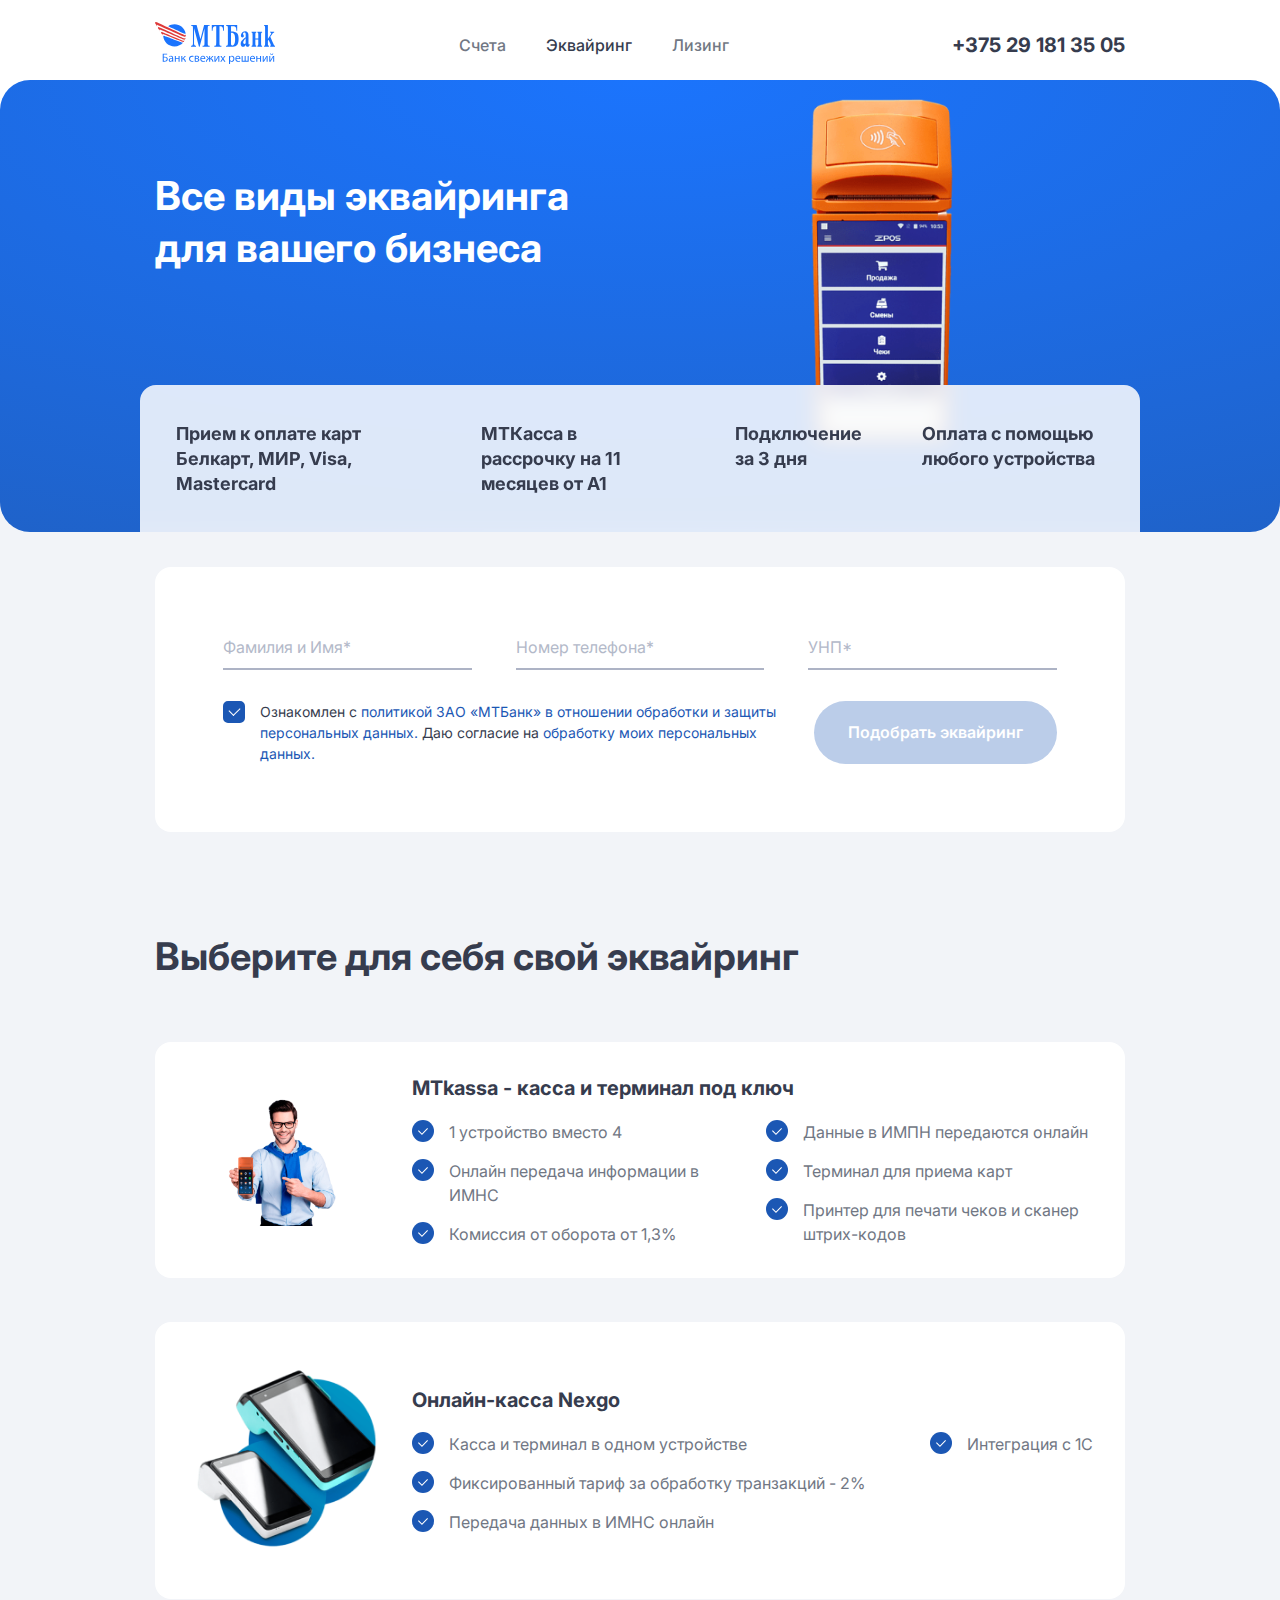
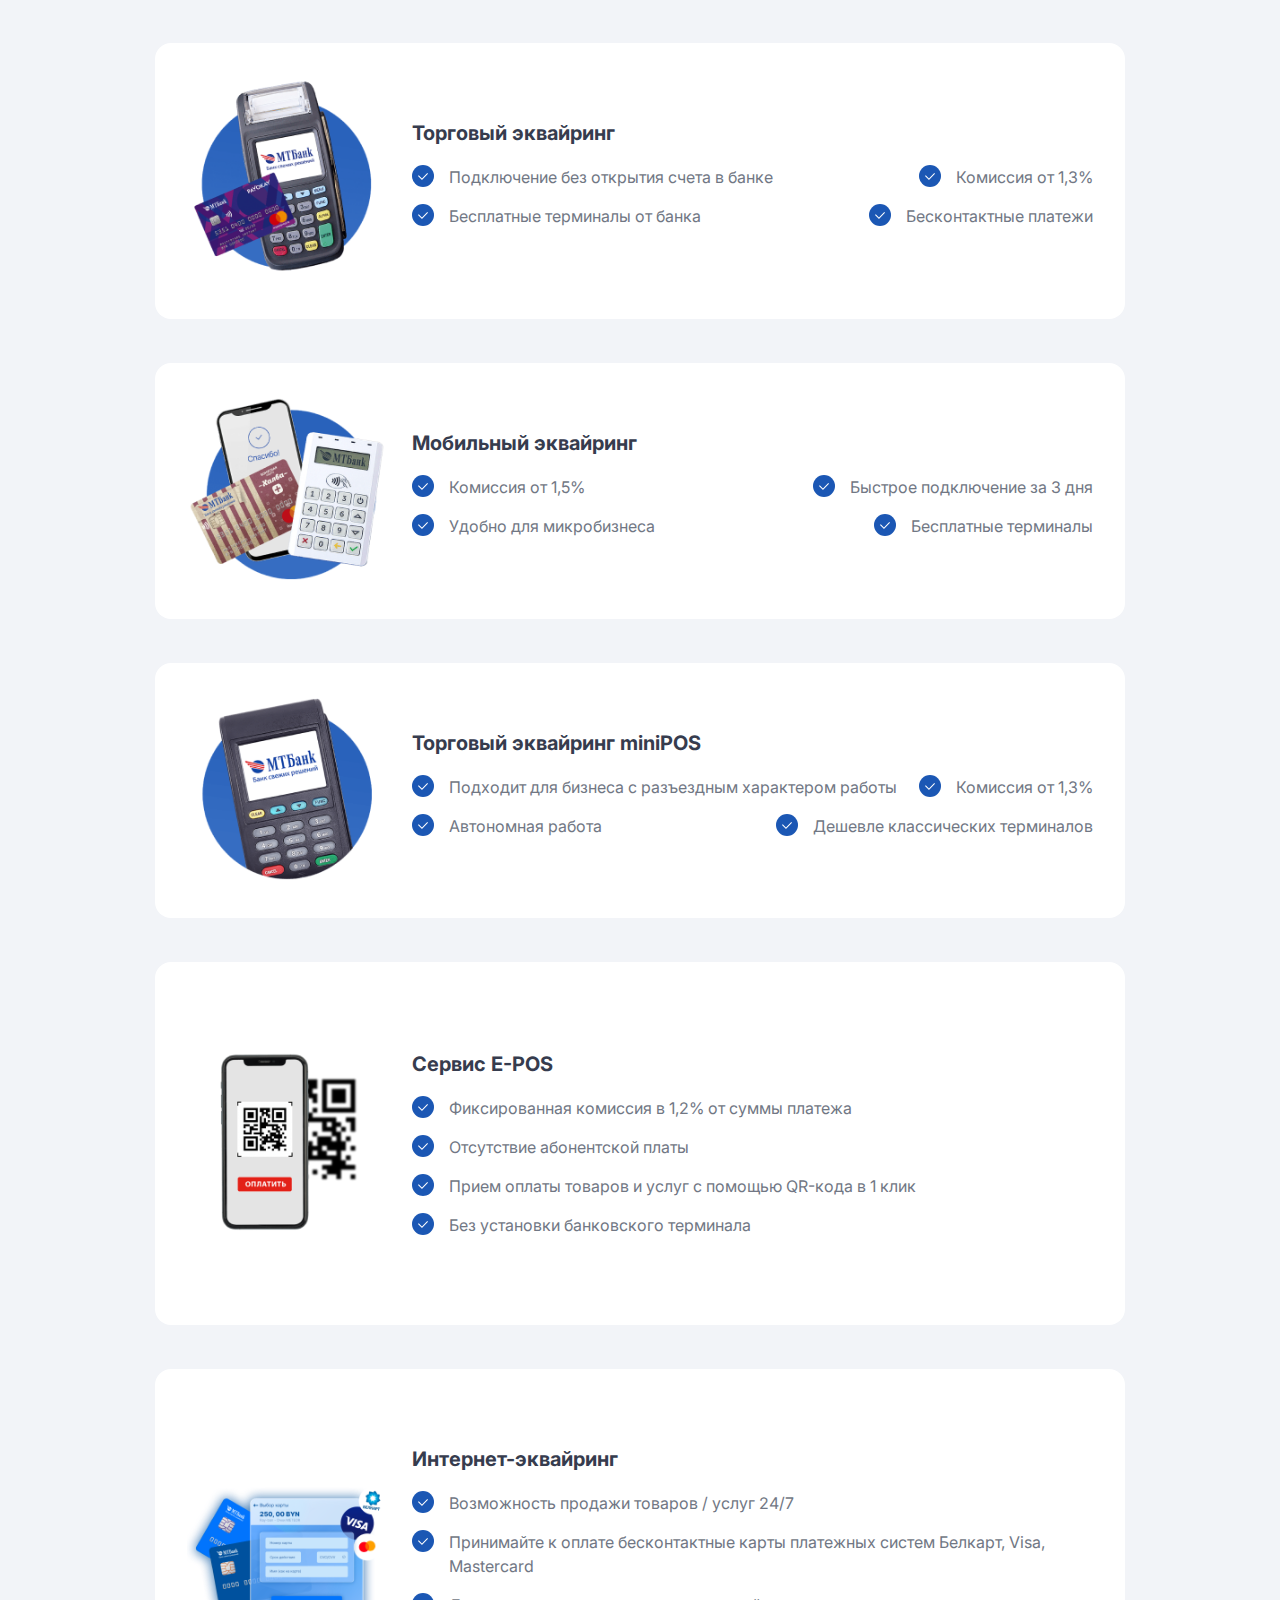
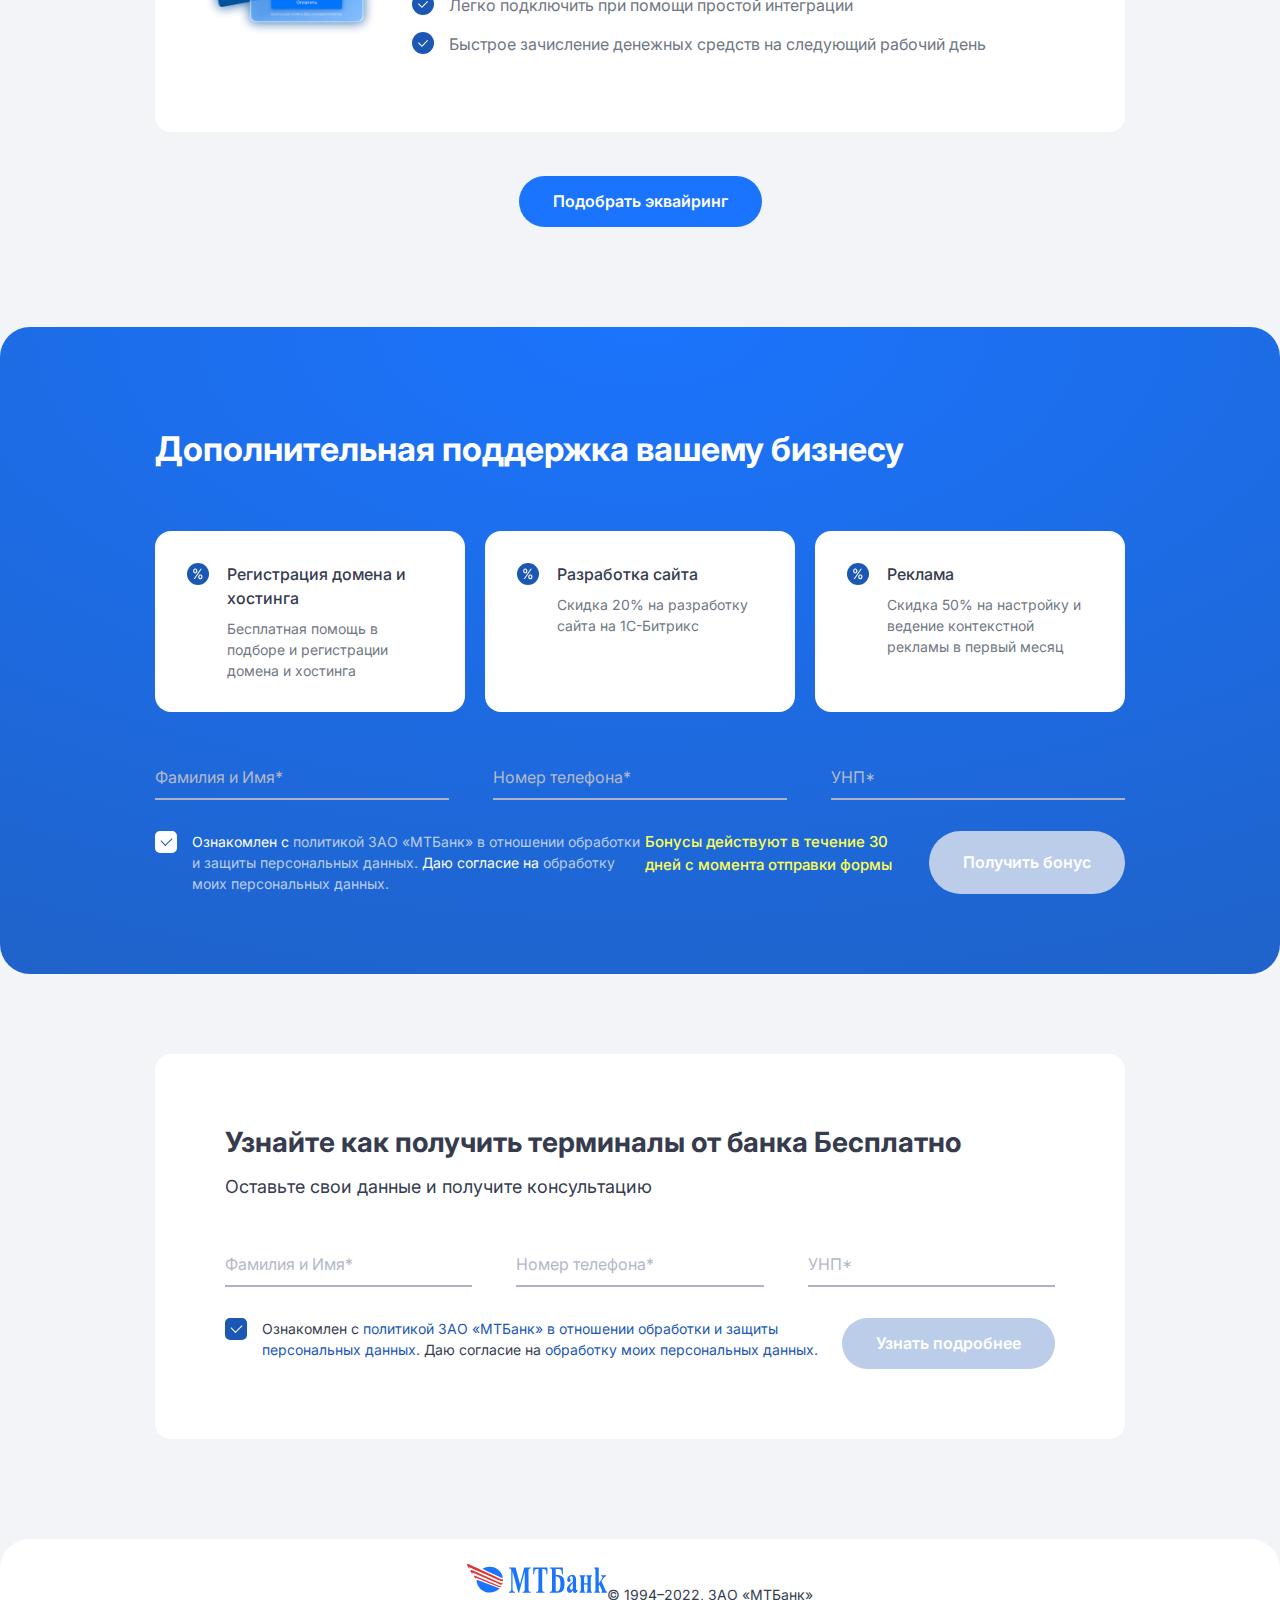
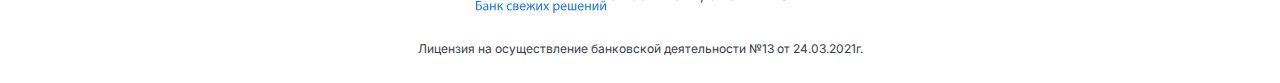
<file: acquiring.html>
<!DOCTYPE html>
<html lang="ru">
<head>
  <meta charset="UTF-8">
  <meta http-equiv="X-UA-Compatible" content="IE=edge">
  <meta name="viewport" content="width=device-width, initial-scale=1.0">
  <link rel="shortcut icon" href="favicon.ico" type="image/x-icon">
  <link rel="preconnect" href="https://fonts.googleapis.com">
  <link rel="preconnect" href="https://fonts.gstatic.com" crossorigin>
  <link href="https://fonts.googleapis.com/css2?family=Inter:wght@400;500;600;700&display=swap" rel="stylesheet">
  <link rel="stylesheet" href="libs/magnific-popup.css">
  <link rel="stylesheet" href="css/normalize.css">
  <link rel="stylesheet" href="css/style.css">
  <title>МТБанк - Эквайринг</title>
</head>
<body>
  <header class="header">
    <div class="container header__container">
        <a href="index.html" class="header__logo">
            <img src="img/logo.svg" alt="МТБанк логотип">
        </a>
        <nav class="header__nav header-nav">
            <button class="header-nav__close btn-reset">
                <svg width="20" height="19" viewBox="0 0 20 19" fill="none" xmlns="http://www.w3.org/2000/svg">
                    <rect x="2" width="24" height="2" transform="rotate(45 2 0)" fill="#1B57B4"/>
                    <rect x="1" y="17" width="24" height="2" transform="rotate(-45 1 17)" fill="#1B57B4"/>
                </svg>                        
            </button>
            <ul class="header-menu list-reset">
                <li class="header-menu__item">
                    <a class="header-menu__link" href="rko.html">
                        Счета
                    </a>
                </li>
                <li class="header-menu__item">
                    <a class="header-menu__link header-menu__link--active" href="acquiring.html">
                        Эквайринг
                    </a>
                </li>
                <li class="header-menu__item">
                    <a class="header-menu__link" href="leasing.html">
                        Лизинг
                    </a>
                </li>
                <!--<li class="header-menu__item">
                    <a class="header-menu__link" href="#">
                        Кредиты
                    </a>
                </li>-->
                <li class="header-menu__item header-menu__item--mobile">
                    <a class="header__phone" href="tel:+375291813505">
                      375 29 181 35 05
                    </a>
                </li>
            </ul>
        </nav>
        <a class="header__phone" href="tel:+375291813505">
          +375 29 181 35 05
        </a>
        <button class="mobile-btn btn-reset">
            <img src="img/mobile-menu.svg" alt="">
        </button>
    </div>
</header>

  <section class="main">
    <div class="container main__container">
      <div class="main__banner main__banner--acquiring">
        <div class="main__content">
          <h1 class="main__title">
            Все виды эквайринга для вашего бизнеса
          </h1>
        </div>
        <div class="main__pic">
          <img src="img/bunner-acquiring.png" alt="Bunner">
        </div>
      </div>
      <div class="main__about">
        <p class="main__about-item">
          Прием к оплате карт Белкарт, МИР, Visa, Masterсard
        </p>
        <p class="main__about-item">
          МТКасса в рассрочку на 11 месяцев от А1
        </p>
        <p class="main__about-item">
          Подключение за 3 дня
        </p>
        <p class="main__about-item">
          Оплата с помощью любого устройства
        </p>
      </div>
    </div> 
  </section>

  <section class="accounts">
    <div class="container accounts__container">
      <div class="accounts__form">
        <form action="POST" class="accounts-form" id="openAccount">
          <div class="form__inputs accounts-form__body">
            <div class="accounts-form__item input-item validate">
              <input id="account_name" type="text" name="name" class="input-item__inp">
              <label for="account_name" class="input-item__label">Фамилия и Имя*</label>
            </div>
            <div class="accounts-form__item input-item validate">
              <input id="account_phone" type="tel" name="phone" class="input-item__inp" required>
              <label for="account_phone" class="input-item__label">Номер телефона*</label>
            </div>
            <div class="accounts-form__item input-item validate">
              <input id="account_unp" type="text" name="unp" maxlength="9" class="input-item__inp" required>
              <label for="account_unp" class="input-item__label">УНП*</label>
            </div>
          </div>
          <div class="accounts-form__footer">
            <div class="accounts-form__policy policy">
              <label class="policy__label">
                <input type="checkbox" checked class="policy__inp">
                <div class="policy__box"></div>
              </label>
              <div class="policy__text">
                Ознакомлен с <a class="policy__link" href="https://www.mtbank.by/upload/about/raskrytie-informatsii/Politics_Presonal-Information.pdf" target="_blank">политикой ЗАО «МТБанк» в отношении обработки и защиты персональных
                данных.</a> Даю согласие на <a class="policy__link" href="docs/form-of-consent.pdf" target="_blank">
                обработку моих персональных данных.
              </a>
              </div>
            </div>
            <button type="submit" class="btn-reset accounts-form__btn btn-primary" disabled>
              Подобрать эквайринг
            </button>
          </div>
        </form>
      </div>
    </div>
  </section>

  <section class="acquring">
    <div class="container acquiring__container">
      <h2 class="section-title">
        Выберите для себя свой эквайринг
      </h2>
      <div class="acquiring-card acquiring-card--big">
        <picture class="acquiring-card__img acquiring-card__img--big">
          <source srcset="img/eqcuiring-1.png" media="(min-width: 720px)">
          <img src="img/eqcuiring-1-sm.png" alt="">
        </picture>
        <div class="acquiring-card__content">
          <h3 class="card-item__title">
            MTkassa - касса и терминал под ключ
          </h3>
          <ul class="acquiring-card__list list-reset">
            <div class="acquiring-card__column">
              <li class="acquiring-card__item">
                1 устройство вместо 4
              </li>
              <li class="acquiring-card__item">
                Онлайн передача информации в ИМНС
              </li>
              <li class="acquiring-card__item">
                Комиссия от оборота от 1,3%
              </li>
            </div>
            <div class="acquiring-card__column">
              <li class="acquiring-card__item">
                Данные в ИМПН передаются онлайн
              </li>
              <li class="acquiring-card__item">
                Терминал для приема карт
              </li>
              <li class="acquiring-card__item">
                Принтер для печати чеков и сканер штрих-кодов
              </li>
            </div> 
          </ul>
          <a href="#popup" class="acquiring-card__btn btn-reset btn-primary open-popup">Подобрать эквайринг</a>
        </div>
      </div>
      <div class="acquiring__wrapper">
        <div class="acquiring-card acquiring-card--lt">
          <picture class="acquiring-card__img acquiring-card__img--lt">
            <source srcset="img/eqcuiring-2.png" media="(min-width: 720px)">
            <img src="img/eqcuiring-2-sm.png" alt="">
          </picture>
          <!-- <img class="acquiring-card__img acquiring-card__img--lt" src="img/eqcuiring-2.png" alt=""> -->
          <div class="acquiring-card__content">
            <h3 class="card-item__title">
              Онлайн-касса Nexgo
            </h3>
            <ul class="acquiring-card__list list-reset">
              <li class="acquiring-card__item">
                Касса и терминал в одном устройстве
              </li>
              <li class="acquiring-card__item">
                Интеграция с 1С
              </li>
              <li class="acquiring-card__item">
                Фиксированный тариф за обработку транзакций - 2%
              </li>
              <li class="acquiring-card__item">
                Передача данных в ИМНС онлайн
              </li>
            </ul>
            <a href="#popup" class="acquiring-card__btn btn-reset btn-primary open-popup">Подобрать эквайринг</a>
          </div>
        </div>
        <div class="acquiring-card acquiring-card--lt">
          <picture class="acquiring-card__img acquiring-card__img--lt">
            <source srcset="img/eqcuiring-5.png" media="(min-width: 720px)">
            <img src="img/eqcuiring-5-sm.png" alt="">
          </picture>
          <!-- <img class="acquiring-card__img acquiring-card__img--lt" src="img/eqcuiring-5.png" alt=""> -->
          <div class="acquiring-card__content">
            <h3 class="card-item__title">
              Торговый эквайринг
            </h3>
            <ul class="acquiring-card__list list-reset">
              <li class="acquiring-card__item">
                Подключение без открытия счета в банке
              </li>
              <li class="acquiring-card__item">
                Комиссия от 1,3%
              </li>
              <li class="acquiring-card__item">
                Бесплатные терминалы от банка
              </li>
              <li class="acquiring-card__item">
                Бесконтактные платежи
              </li>
            </ul>
            <a href="#popup" class="acquiring-card__btn btn-reset btn-primary open-popup">Подобрать эквайринг</a>
          </div>
        </div>
        <div class="acquiring-card acquiring-card--lt">
          <!-- <img class="acquiring-card__img acquiring-card__img--lt" src="img/eqcuiring-3.png" alt=""> -->
          <picture class="acquiring-card__img acquiring-card__img--lt">
            <source srcset="img/eqcuiring-3.png" media="(min-width: 720px)">
            <img src="img/eqcuiring-3-sm.png" alt="">
          </picture>
          <div class="acquiring-card__content">
            <h3 class="card-item__title">
              Мобильный эквайринг
            </h3>
            <ul class="acquiring-card__list list-reset">
              <li class="acquiring-card__item">
                Комиссия от 1,5%
              </li>
              <li class="acquiring-card__item">
                Быстрое подключение за 3 дня
              </li>
              <li class="acquiring-card__item">
                Удобно для микробизнеса
              </li>
              <li class="acquiring-card__item">
                Бесплатные терминалы
              </li>
            </ul>
            <a href="#popup" class="acquiring-card__btn btn-reset btn-primary open-popup">Подобрать эквайринг</a>
          </div>
        </div>
        <div class="acquiring-card acquiring-card--lt">
          <picture class="acquiring-card__img acquiring-card__img--lt">
            <source srcset="img/eqcuiring-6.png" media="(min-width: 720px)">
            <img src="img/eqcuiring-6-sm.png" alt="">
          </picture>
          <!-- <img class="acquiring-card__img acquiring-card__img--lt" src="img/eqcuiring-6.png" alt=""> -->
          <div class="acquiring-card__content">
            <h3 class="card-item__title">
              Торговый эквайринг miniPOS
            </h3>
            <ul class="acquiring-card__list list-reset">
              <li class="acquiring-card__item">
                Подходит для бизнеса с разъездным характером работы
              </li>
              <li class="acquiring-card__item">
                Комиссия от 1,3%
              </li>
              <li class="acquiring-card__item">
                Автономная работа
              </li>
              <li class="acquiring-card__item">
                Дешевле классических терминалов
              </li>
            </ul>
            <a href="#popup" class="acquiring-card__btn btn-reset btn-primary open-popup">Подобрать эквайринг</a>
          </div>
        </div>
        <div class="acquiring-card acquiring-card--lt">
          <picture class="acquiring-card__img acquiring-card__img--lt">
            <source srcset="img/eqcuiring-4.png" media="(min-width: 720px)">
            <img src="img/eqcuiring-4-sm.png" alt="">
          </picture>
          <!-- <img class="acquiring-card__img acquiring-card__img--lt" src="img/eqcuiring-4.png" alt=""> -->
          <div class="acquiring-card__content">
            <h3 class="card-item__title">
              Сервис E-POS
            </h3>
            <ul class="acquiring-card__list list-reset">
              <li class="acquiring-card__item">
                Фиксированная комиссия в 1,2% от суммы платежа
              </li>
              <li class="acquiring-card__item">
                Отсутствие абонентской платы
              </li>
              <li class="acquiring-card__item">
                Прием оплаты товаров и услуг с помощью QR-кода в 1 клик
              </li>
              <li class="acquiring-card__item">
                Без установки банковского терминала
              </li>
            </ul>
            <a href="#popup" class="acquiring-card__btn btn-reset btn-primary open-popup">Подобрать эквайринг</a>
          </div>
        </div>
        <div class="acquiring-card acquiring-card--lt">
          <picture class="acquiring-card__img acquiring-card__img--lt">
            <source srcset="img/eqcuiring-7.png" media="(min-width: 720px)">
            <img src="img/eqcuiring-7-sm.png" alt="">
          </picture>
          <!-- <img class="acquiring-card__img acquiring-card__img--lt" src="img/eqcuiring-7.png" alt=""> -->
          <div class="acquiring-card__content">
            <h3 class="card-item__title">
              Интернет-эквайринг
            </h3>
            <ul class="acquiring-card__list list-reset">
              <li class="acquiring-card__item">
                Возможность продажи товаров / услуг 24/7
              </li>
              <li class="acquiring-card__item">
                Принимайте к оплате бесконтактные карты платежных систем Белкарт, Visa, Masterсard
              </li>
              <li class="acquiring-card__item">
                Легко подключить при помощи простой интеграции
              </li>
              <li class="acquiring-card__item">
                Быстрое зачисление денежных средств на следующий рабочий день
              </li>
            </ul>
            <a href="#popup" class="acquiring-card__btn btn-reset btn-primary open-popup">Подобрать эквайринг</a>
          </div>
        </div>
        <a href="#popup" class="acquiring__btn btn-reset btn-primary open-popup">Подобрать эквайринг</a>
      </div>
    </div>
  </section>

  <section class="support support--acquiring">
    <div class="container support__container">
      <h2 class="support__title section-title">
        Дополнительная поддержка вашему бизнесу
      </h2>
      <ul class="block_list list-reset block_list--support">
        <li class="block__item block__item--support">
          <h3 class="block__item-title">
            Регистрация домена и хостинга
          </h3>
          <p class="block__item-descr">
            Бесплатная помощь в подборе и регистрации домена и хостинга
          </p>
        </li>
        <li class="block__item block__item--support">
          <h3 class="block__item-title">
            Разработка сайта
          </h3>
          <p class="block__item-descr">
            Cкидка 20% на разработку сайта на 1С-Битрикс
          </p>
        </li>
        <li class="block__item block__item--support">
          <h3 class="block__item-title">
            Реклама
          </h3>
          <p class="block__item-descr">
            Скидка 50% на настройку и ведение контекстной рекламы в первый месяц
          </p>
        </li>
      </ul>
      <form action="POST" class="support__form accounts-form" id="supportAccount">
        <div class="form__inputs accounts-form__body">
          <div class="accounts-form__item input-item input-item--white validate">
            <input id="support_name" type="text" name="name" class="input-item__inp" required>
            <label for="support_name" class="input-item__label">Фамилия и Имя*</label>
          </div>
          <div class="accounts-form__item input-item input-item--white validate">
            <input id="support_phone" type="tel" name="phone" class="input-item__inp" required>
            <label for="support_phone" class="input-item__label">Номер телефона*</label>
          </div>
          <div class="accounts-form__item input-item input-item--white validate">
            <input id="support_unp" type="text" name="unp" maxlength="9" class="input-item__inp" required>
            <label for="support_unp" class="input-item__label">УНП*</label>
          </div>
        </div>
        <div class="accounts-form__footer">
          <div class="accounts-form__policy policy policy--revert">
            <label class="policy__label">
              <input type="checkbox" checked class="policy__inp">
              <div class="policy__box"></div>
            </label>
            <div class="policy__text">
              Ознакомлен с <a class="policy__link" href="https://www.mtbank.by/upload/about/raskrytie-informatsii/Politics_Presonal-Information.pdf" target="_blank">политикой ЗАО «МТБанк» в отношении обработки и защиты персональных
              данных.</a> Даю согласие на <a class="policy__link" href="docs/form-of-consent.pdf" target="_blank">
              обработку моих персональных данных.
            </a>
            </div>
          </div>
          <div class="accounts-form__bonus">
            Бонусы действуют в течение 30 дней с момента отправки формы
          </div>
          <button type="submit" class="btn-reset accounts-form__btn btn-primary" disabled>
            Получить бонус
          </button>
        </div>
      </form>
    </div>
  </section>

  <section class="start-business">
    <div class="container start-business__container">
      <div class="start-business__wrapper">
        <h2 class="start-business__title">
          Узнайте как получить терминалы от банка Бесплатно
        </h2>
        <p class="start-business__descr">
          Оставьте свои данные и получите консультацию
        </p>
        <form action="POST" class="accounts-form" id="startAccount">
          <div class="form__inputs accounts-form__body">
            <div class="accounts-form__item input-item validate">
              <input id="start_name" type="text" name="name" class="input-item__inp" required>
              <label for="start_name" class="input-item__label">Фамилия и Имя*</label>
            </div>
            <div class="accounts-form__item input-item validate">
              <input id="start_phone" type="tel" name="phone" class="input-item__inp" required>
              <label for="start_phone" class="input-item__label">Номер телефона*</label>
            </div>
            <div class="accounts-form__item input-item validate">
              <input id="start_unp" type="text" name="unp" maxlength="9" class="input-item__inp" required>
              <label for="start_unp" class="input-item__label">УНП*</label>
            </div>
          </div>
          <div class="accounts-form__footer">
            <div class="accounts-form__policy policy">
              <label class="policy__label">
                <input type="checkbox" checked class="policy__inp">
                <div class="policy__box"></div>
              </label>
              <div class="policy__text">
                Ознакомлен с <a class="policy__link" href="https://www.mtbank.by/upload/about/raskrytie-informatsii/Politics_Presonal-Information.pdf" target="_blank">политикой ЗАО «МТБанк» в отношении обработки и защиты персональных
                данных.</a> Даю согласие на <a class="policy__link" href="docs/form-of-consent.pdf" target="_blank">
                обработку моих персональных данных.
              </a>
              </div>
            </div>
            <button type="submit" class="btn-reset accounts-form__btn btn-primary" disabled>
              Узнать подробнее
            </button>
          </div>
        </form>
      </div>
    </div>
  </section>

  <footer class="footer">
    <div class="container footer__container">
      <div class="footer__content">
        <a href="#" class="footer__logo">
          <img src="img/logo.svg" alt="Logo">
        </a>
        <p class="footer__text">
          © 1994–2022, ЗАО «МТБанк»
        </p>
        </div>
        <p class="footer__descr">
          Лицензия на осуществление банковской деятельности №13 от 24.03.2021г.
        </p>
      </div>
  </footer>
  <div class="popup mfp-hide" id="popup">
    <button class="popup__close btn-reset">
      <svg width="20" height="19" viewBox="0 0 20 19" fill="none" xmlns="http://www.w3.org/2000/svg">
        <rect x="2" width="24" height="2" transform="rotate(45 2 0)" fill="#B3B9C9"/>
        <rect x="1" y="17" width="24" height="2" transform="rotate(-45 1 17)" fill="#B3B9C9"/>
      </svg>
    </button>
    <div class="popup__title">Подобрать эквайринг</div>
    <p class="popup__desc">Оставьте свои данные и получите бесплатную консультацию</p>
    <form action="POST" class="popup__form popup-form" id="popupAccount">
      <div class="popup-form__body">
        <div class="popup-form__item input-item validate">
          <input id="popup_name" type="text" name="name" class="input-item__inp" required>
          <label for="popup_name" class="input-item__label">Фамилия и Имя*</label>
        </div>
        <div class="popup-form__item input-item validate">
          <input id="popup_phone" type="tel" name="phone" class="input-item__inp" required>
          <label for="popup_phone" class="input-item__label">Номер телефона*</label>
        </div>
        <div class="popup-form__item input-item validate">
          <input  id="popup_unp" type="text" name="unp" maxlength="9" class="input-item__inp" required>
          <label for="popup_unp" class="input-item__label">УНП*</label>
        </div>
      </div>
      <div class="popup-form__policy policy">
        <label class="policy__label">
          <input type="checkbox" checked class="policy__inp">
          <div class="policy__box"></div>
        </label>
        <div class="policy__text">
          Ознакомлен с <a class="policy__link" href="https://www.mtbank.by/upload/about/raskrytie-informatsii/Politics_Presonal-Information.pdf" target="_blank">политикой ЗАО «МТБанк» в отношении обработки и защиты персональных
          данных.</a> Даю согласие на <a class="policy__link" href="docs/form-of-consent.pdf" target="_blank">
          обработку моих персональных данных.
        </a>
        </div>
      </div>
      <button type="submit" class="btn-reset popup-form__btn btn-primary" disabled>
        Отправить
      </button>
    </form>
  </div>
  <div class="popup  mfp-hide" id="thanks-popup">
    <button class="popup__close btn-reset">
      <svg width="20" height="19" viewBox="0 0 20 19" fill="none" xmlns="http://www.w3.org/2000/svg">
        <rect x="2" width="24" height="2" transform="rotate(45 2 0)" fill="#B3B9C9"/>
        <rect x="1" y="17" width="24" height="2" transform="rotate(-45 1 17)" fill="#B3B9C9"/>
      </svg>
    </button>
    <div class="popup__title">Ваша заявка успешно отправлена</div>
    <p class="popup__desc">Свяжемся с вами в ближайшее время и проконсультируем бесплатно</p>
  </div>
  <a href="#thanks-popup" class="open-popup sendForm" style="display:none;"></a>
  <script src="//ajax.googleapis.com/ajax/libs/jquery/1.10.0/jquery.min.js"></script>
  <script src="libs/jquery.magnific-popup.min.js"></script>
  <script src="libs/jquery.inputmask.min.js"></script>
  <script src="js/index.js"></script>
  <script src="js/form.js"></script>
</body>
</html>
</file>
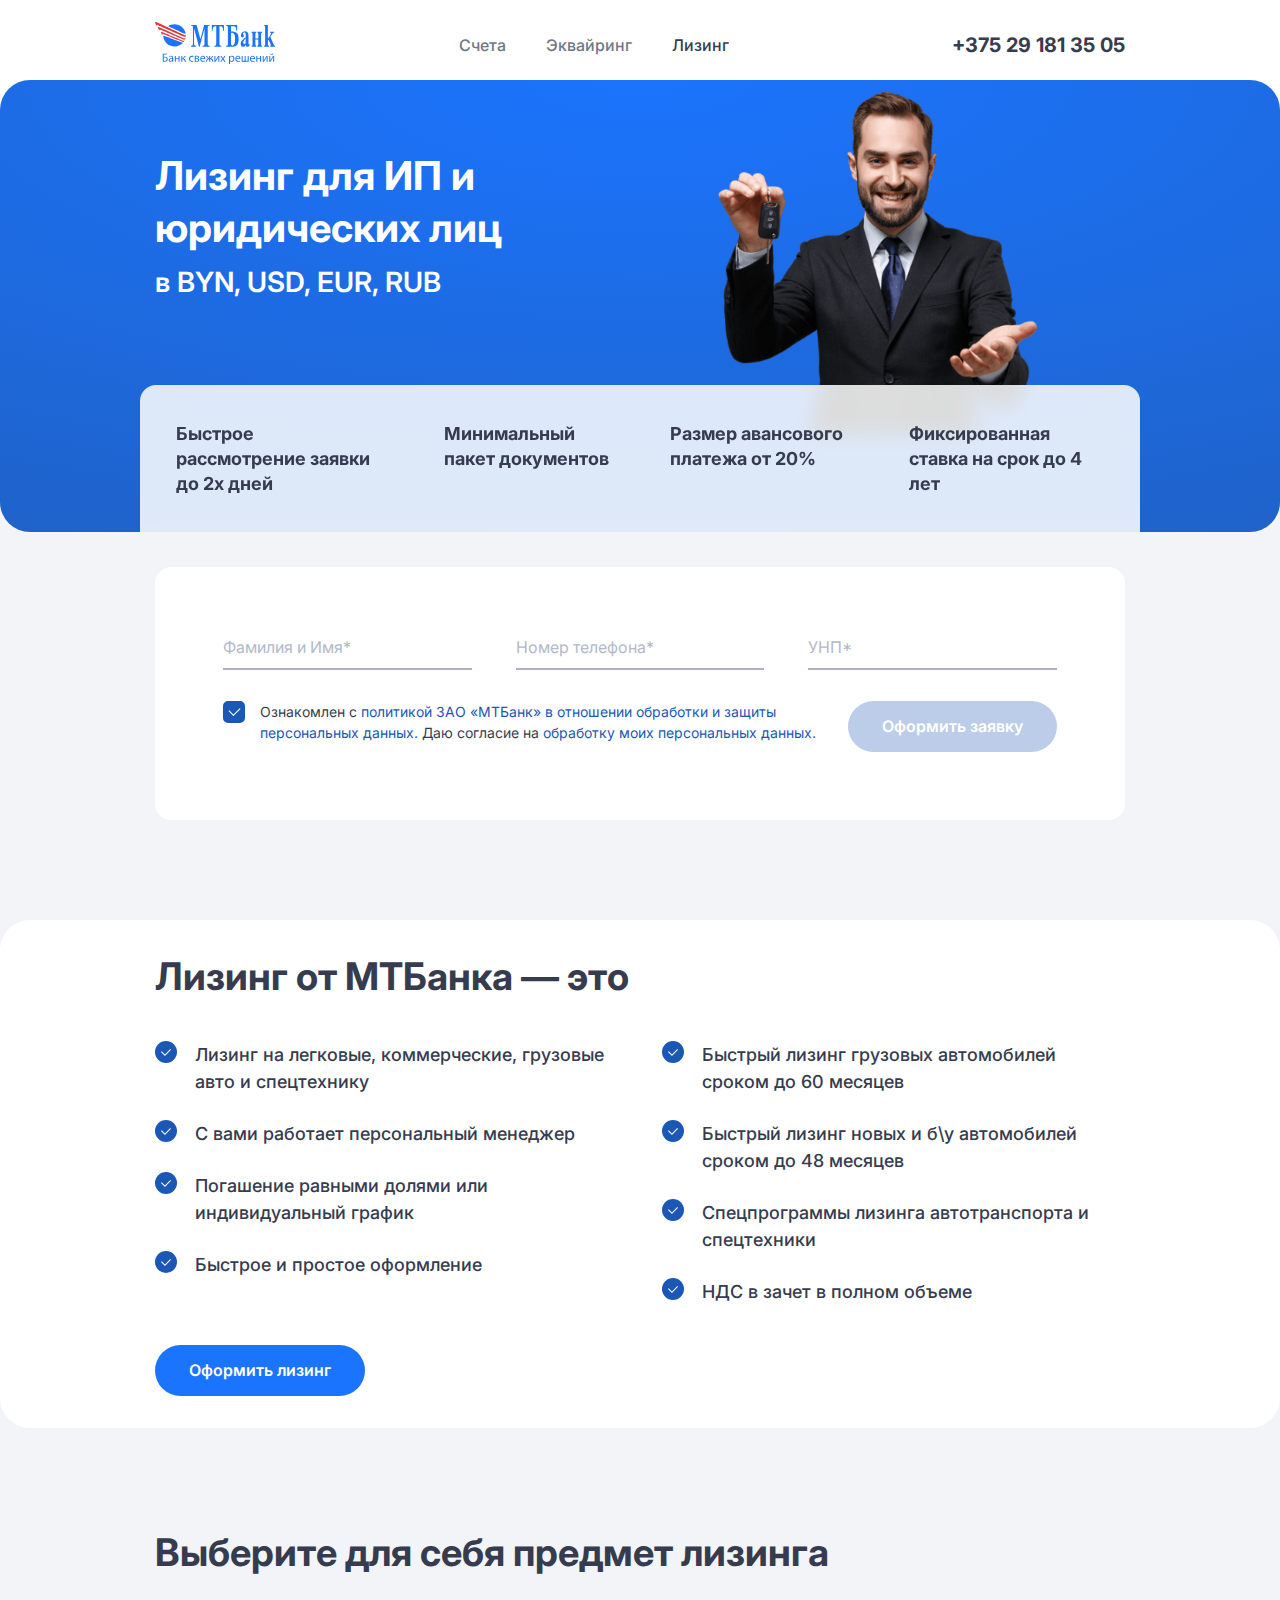
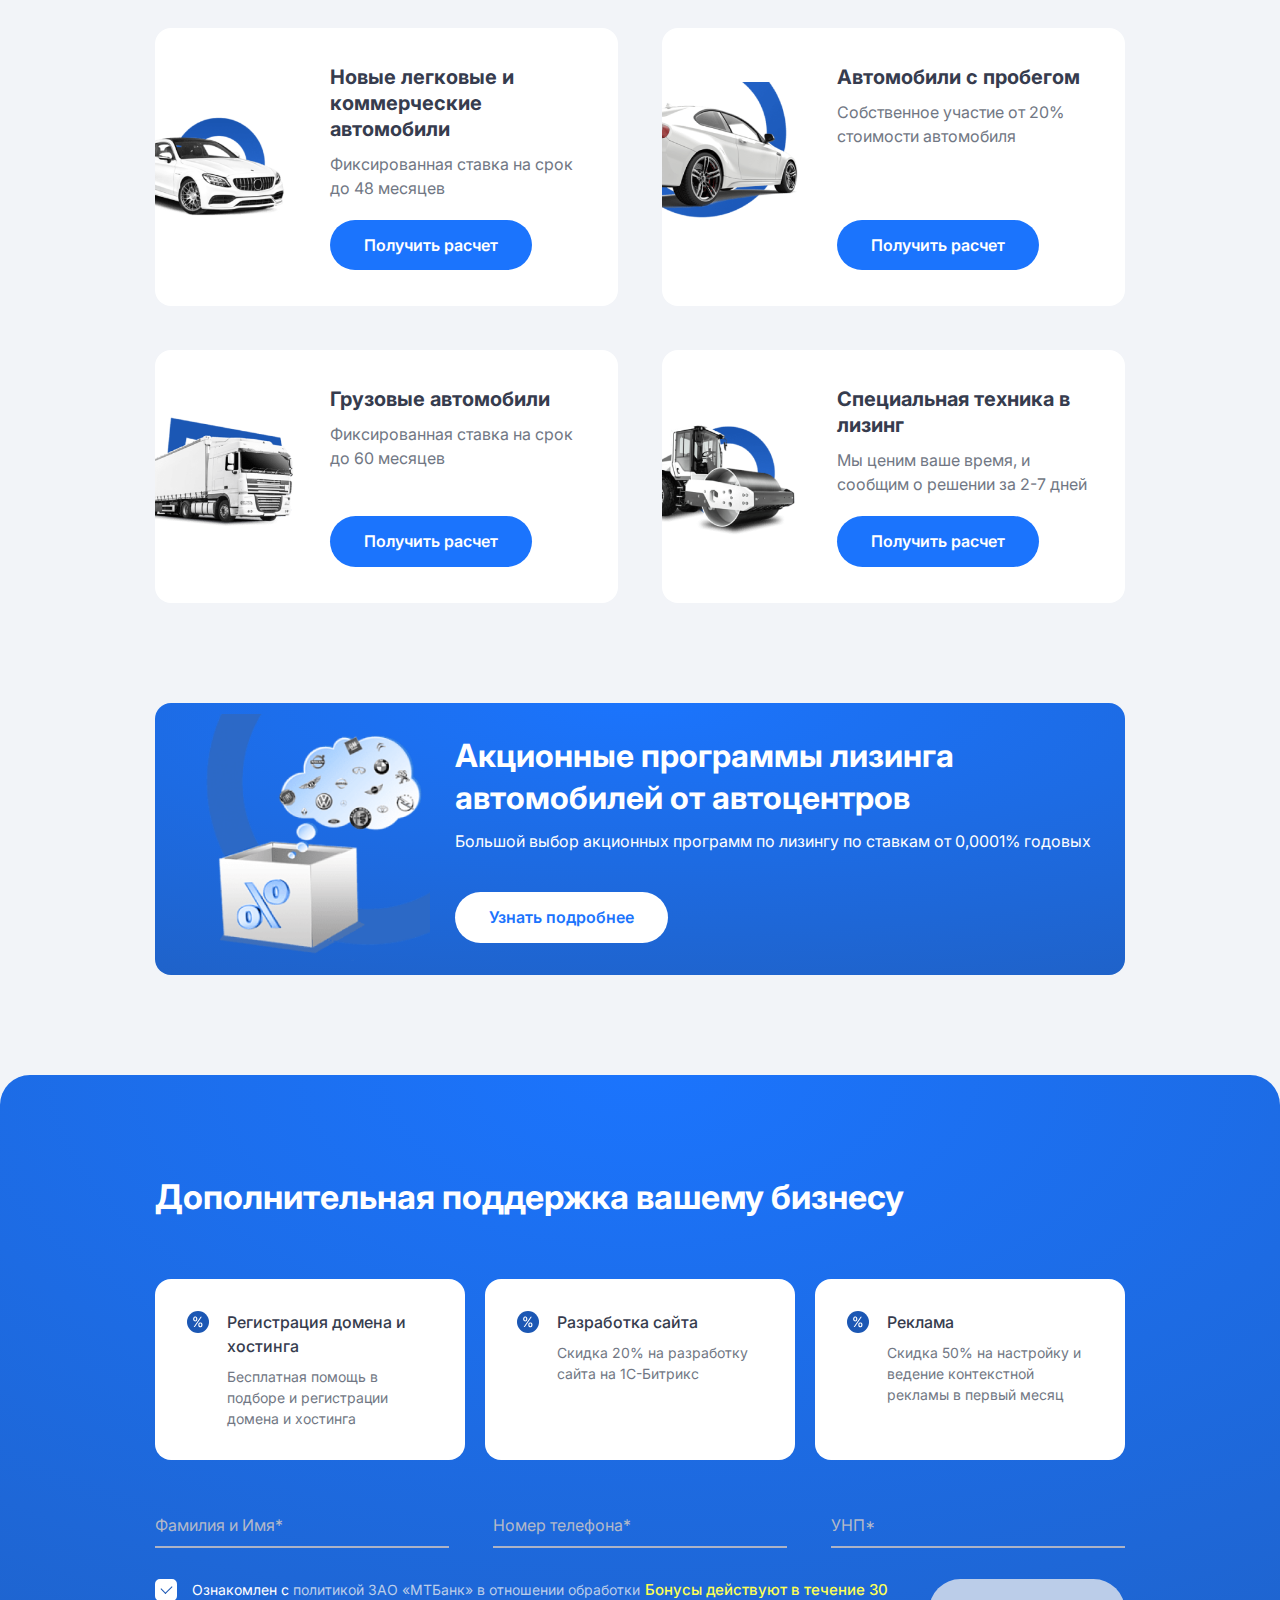
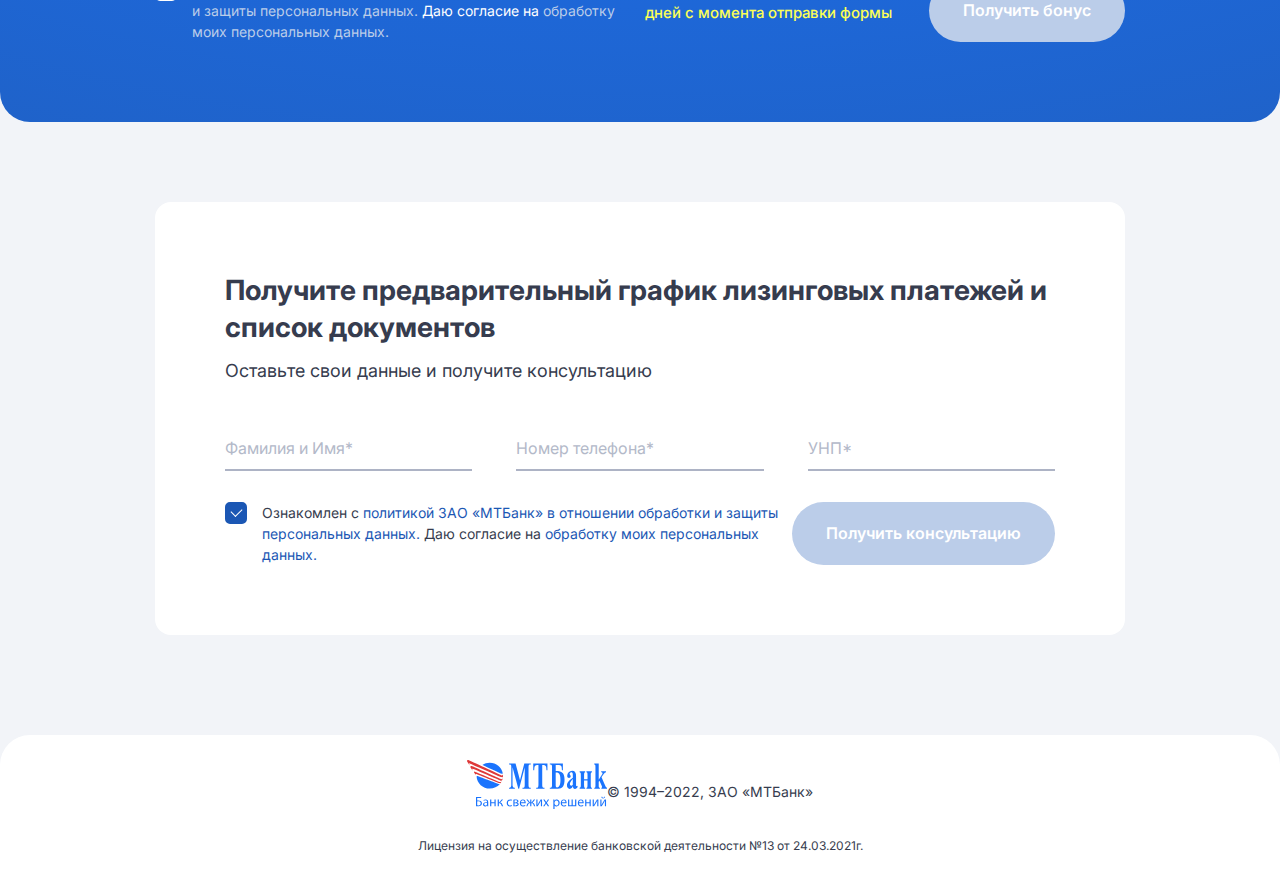
<file: leasing.html>
<!DOCTYPE html>
<html lang="ru">
<head>
  <meta charset="UTF-8">
  <meta http-equiv="X-UA-Compatible" content="IE=edge">
  <meta name="viewport" content="width=device-width, initial-scale=1.0">
  <link rel="shortcut icon" href="favicon.ico" type="image/x-icon">
  <link rel="preconnect" href="https://fonts.googleapis.com">
  <link rel="preconnect" href="https://fonts.gstatic.com" crossorigin>
  <link href="https://fonts.googleapis.com/css2?family=Inter:wght@400;500;600;700&display=swap" rel="stylesheet">
  <link rel="stylesheet" href="libs/magnific-popup.css">
  <link rel="stylesheet" href="css/normalize.css">
  <link rel="stylesheet" href="css/style.css">
  <title>МТБанк - Лизинг</title>
</head>
<body>
  <header class="header">
    <div class="container header__container">
        <a href="index.html" class="header__logo">
            <img src="img/logo.svg" alt="МТБанк логотип">
        </a>
        <nav class="header__nav header-nav">
            <button class="header-nav__close btn-reset">
                <svg width="20" height="19" viewBox="0 0 20 19" fill="none" xmlns="http://www.w3.org/2000/svg">
                    <rect x="2" width="24" height="2" transform="rotate(45 2 0)" fill="#1B57B4"/>
                    <rect x="1" y="17" width="24" height="2" transform="rotate(-45 1 17)" fill="#1B57B4"/>
                </svg>                        
            </button>
            <ul class="header-menu list-reset">
                <li class="header-menu__item">
                    <a class="header-menu__link" href="rko.html">
                        Счета
                    </a>
                </li>
                <li class="header-menu__item">
                    <a class="header-menu__link" href="acquiring.html">
                        Эквайринг
                    </a>
                </li>
                <li class="header-menu__item">
                    <a class="header-menu__link header-menu__link--active" href="leasing.html">
                        Лизинг
                    </a>
                </li>
                <!--<li class="header-menu__item">
                    <a class="header-menu__link" href="#">
                        Кредиты
                    </a>
                </li>-->
                <li class="header-menu__item header-menu__item--mobile">
                    <a class="header__phone" href="tel:+375291813505">
                      +375 29 181 35 05
                    </a>
                </li>
            </ul>
        </nav>
        <a class="header__phone" href="tel:+375291813505">
          +375 29 181 35 05
        </a>
        <button class="mobile-btn btn-reset">
            <img src="img/mobile-menu.svg" alt="">
        </button>
    </div>
</header>

  <section class="main">
    <div class="container main__container">
      <div class="main__banner main__banner--leasing">
        <div class="main__content">
          <h1 class="main__title">
            Лизинг для ИП и юридических лиц
          </h1>
          <p class="main__text">
            в BYN, USD, EUR, RUB
          </p>
        </div>
        <div class="main__pic">
          <img src="img/bunner-leasing.png" alt="Bunner">
        </div>
      </div>
      <div class="main__about">
        <p class="main__about-item">
          Быстрое рассмотрение заявки до 2х дней
        </p>
        <p class="main__about-item">
          Минимальный пакет документов
        </p>
        <p class="main__about-item">
          Размер авансового платежа от 20%
        </p>
        <p class="main__about-item">
          Фиксированная ставка на срок до 4 лет
        </p>
      </div>
    </div> 
  </section>
  <section class="accounts">
    <div class="container accounts__container">
      <div class="accounts__form">
        <form action="POST" class="accounts-form" id="openAccount">
          <div class="form__inputs accounts-form__body">
            <div class="accounts-form__item input-item validate">
              <input id="account_name" type="text" name="name" class="input-item__inp">
              <label for="account_name" class="input-item__label">Фамилия и Имя*</label>
            </div>
            <div class="accounts-form__item input-item validate">
              <input id="account_phone" type="tel" name="phone" class="input-item__inp" required>
              <label for="account_phone" class="input-item__label">Номер телефона*</label>
            </div>
            <div class="accounts-form__item input-item validate">
              <input id="account_unp" type="text" name="unp" maxlength="9" class="input-item__inp" required>
              <label for="account_unp" class="input-item__label">УНП*</label>
            </div>
          </div>
          <div class="accounts-form__footer">
            <div class="accounts-form__policy policy">
              <label class="policy__label">
                <input type="checkbox" checked class="policy__inp">
                <div class="policy__box"></div>
              </label>
              <div class="policy__text">
                Ознакомлен с <a class="policy__link" href="https://www.mtbank.by/upload/about/raskrytie-informatsii/Politics_Presonal-Information.pdf" target="_blank">политикой ЗАО «МТБанк» в отношении обработки и защиты персональных
                данных.</a> Даю согласие на <a class="policy__link" href="docs/form-of-consent.pdf" target="_blank">
                обработку моих персональных данных.
              </a>
              </div>
            </div>
            <button type="submit" class="btn-reset accounts-form__btn btn-primary" disabled>
              Oформить заявку
            </button>
          </div>
        </form>
      </div>
    </div>
  </section>

  <section class="conditions">
    <div class="container conditions__container">
      <div class="conditions__wrapper">
        <div class="conditions__img">
          <img src="img/conditions-new.png" alt="">
        </div>
        <div class="conditions__body">
          <h2 class="conditions__title section-title">Лизинг от МТБанка — это</h2>
          <ul class="conditions__list list-reset">
            <div class="conditions__column">
              <li class="conditions__item">
                Лизинг на легковые, коммерческие, грузовые авто и спецтехнику
              </li>
              <li class="conditions__item">
                С вами работает персональный менеджер
              </li>
              <li class="conditions__item">
                Погашение равными долями или индивидуальный график
              </li>
              <li class="conditions__item">
                Быстрое и простое оформление
              </li>
            </div>
            <div class="conditions__column">
              <li class="conditions__item">
                Быстрый лизинг грузовых автомобилей сроком до 60 месяцев
              </li>
              <li class="conditions__item">
                Быстрый лизинг новых и б\у автомобилей сроком до 48 месяцев
              </li>
              <li class="conditions__item">
                Спецпрограммы лизинга автотранспорта и спецтехники
              </li>
              <li class="conditions__item">
                НДС в зачет в полном объеме
              </li>
            </div>
          </ul>
          <a href="#popup-leasing" class="conditions__btn btn-primary btn-reset open-popup">
            Оформить лизинг
          </a>
        </div>
      </div>
    </div>
  </section>
  <section class="leasing">
    <div class="container leasing__container">
      <h2 class="section-title leasing__title">
        Выберите для себя предмет лизинга
      </h2>
      <div class="leasing__wrapper">
        <div class="leasing-card">
          <picture class="leasing-card__img">
            <source srcset="img/leasing-1.png" media="(min-width: 720px)">
            <img src="img/leasing-1-sm.png" alt="">
          </picture>
          <div class="leasing-card__content">
            <h3 class="leasing-card__title">
              Новые легковые и коммерческие автомобили
            </h3>
            <p class="leasing-card__desc">
              Фиксированная ставка на срок до 48 месяцев
            </p>
            <a href="#popup" class="leasing-card__btn btn-primary btn-reset open-popup">
              Получить расчет
            </a>
          </div>
        </div>
        <div class="leasing-card">
          <picture class="leasing-card__img">
            <source srcset="img/leasing-3.png" media="(min-width: 720px)">
            <img src="img/leasing-3-sm.png" alt="">
          </picture>
          <div class="leasing-card__content">
            <h3 class="leasing-card__title">
              Автомобили с пробегом
            </h3>
            <p class="leasing-card__desc">
              Собственное участие от 20% стоимости автомобиля
            </p>
            <a href="#popup" class="leasing-card__btn btn-primary btn-reset open-popup">
              Получить расчет
            </a>
          </div>
        </div>
        <div class="leasing-card">
          <picture class="leasing-card__img">
            <source srcset="img/leasing-2.png" media="(min-width: 720px)">
            <img src="img/leasing-2-sm.png" alt="">
          </picture>
          <div class="leasing-card__content">
            <h3 class="leasing-card__title">
              Грузовые автомобили
            </h3>
            <p class="leasing-card__desc">
              Фиксированная ставка на срок до 60 месяцев
            </p>
            <a href="#popup" class="leasing-card__btn btn-primary btn-reset open-popup">
              Получить расчет
            </a>
          </div>
        </div>
        <div class="leasing-card">
          <picture class="leasing-card__img">
            <source srcset="img/leasing-4.png" media="(min-width: 720px)">
            <img src="img/leasing-4-sm.png" alt="">
          </picture>
          <div class="leasing-card__content">
            <h3 class="leasing-card__title">
              Специальная техника в лизинг
            </h3>
            <p class="leasing-card__desc">
              Мы ценим ваше время, и сообщим о решении за 2-7 дней
            </p>
            <a href="#popup" class="leasing-card__btn btn-primary btn-reset open-popup">
              Получить расчет
            </a>
          </div>
        </div>
      </div>
    </div>
  </section>
  <section class="stock">
    <div class="container stock__container">
      <div class="stock__wrapper">
        <picture class="stock__img">
          <source srcset="img/stock.png" media="(min-width: 1024px)">
          <img src="img/stock-sm.png" alt="">
        </picture>
        <div class="stock__content">
          <h2 class="stock__title section-title">
            Акционные программы лизинга автомобилей от автоцентров
          </h2>
          <p class="stock__descr">
            Большой выбор акционных программ по лизингу по ставкам от 0,0001% годовых
          </p>
          <a href="#popup-more" class="stock__btn btn-reset btn-primary btn-primary--white open-popup">
            Узнать подробнее
          </a>
        </div>
      </div>
    </div>
  </section>

  <section class="support support--acquiring">
    <div class="container support__container">
      <h2 class="support__title section-title">
        Дополнительная поддержка вашему бизнесу
      </h2>
      <ul class="block_list list-reset block_list--support">
        <li class="block__item block__item--support">
          <h3 class="block__item-title">
            Регистрация домена и хостинга
          </h3>
          <p class="block__item-descr">
            Бесплатная помощь в подборе и регистрации домена и хостинга
          </p>
        </li>
        <li class="block__item block__item--support">
          <h3 class="block__item-title">
            Разработка сайта
          </h3>
          <p class="block__item-descr">
            Cкидка 20% на разработку сайта на 1С-Битрикс
          </p>
        </li>
        <li class="block__item block__item--support">
          <h3 class="block__item-title">
            Реклама
          </h3>
          <p class="block__item-descr">
            Скидка 50% на настройку и ведение контекстной рекламы в первый месяц
          </p>
        </li>
      </ul>
      <form action="POST" class="support__form accounts-form" id="supportAccount">
        <div class="form__inputs accounts-form__body">
          <div class="accounts-form__item input-item input-item--white validate">
            <input id="support_name" type="text" name="name" class="input-item__inp" required>
            <label for="support_name" class="input-item__label">Фамилия и Имя*</label>
          </div>
          <div class="accounts-form__item input-item input-item--white validate">
            <input id="support_phone" type="tel" name="phone" class="input-item__inp" required>
            <label for="support_phone" class="input-item__label">Номер телефона*</label>
          </div>
          <div class="accounts-form__item input-item input-item--white validate">
            <input id="support_unp" type="text" name="unp" maxlength="9" class="input-item__inp" required>
            <label for="support_unp" class="input-item__label">УНП*</label>
          </div>
        </div>
        <div class="accounts-form__footer">
          <div class="accounts-form__policy policy policy--revert">
            <label class="policy__label">
              <input type="checkbox" checked class="policy__inp">
              <div class="policy__box"></div>
            </label>
            <div class="policy__text">
              Ознакомлен с <a class="policy__link" href="https://www.mtbank.by/upload/about/raskrytie-informatsii/Politics_Presonal-Information.pdf" target="_blank">политикой ЗАО «МТБанк» в отношении обработки и защиты персональных
              данных.</a> Даю согласие на <a class="policy__link" href="docs/form-of-consent.pdf" target="_blank">
              обработку моих персональных данных.
            </a>
            </div>
          </div>
          <div class="accounts-form__bonus">
            Бонусы действуют в течение 30 дней с момента отправки формы
          </div>
          <button type="submit" class="btn-reset accounts-form__btn btn-primary" disabled>
            Получить бонус
          </button>
        </div>
      </form>
    </div>
  </section>

  <section class="start-business">
    <div class="container start-business__container">
      <div class="start-business__wrapper">
        <h2 class="start-business__title">
          Получите предварительный график лизинговых платежей и список документов
        </h2>
        <p class="start-business__descr">
          Оставьте свои данные и получите консультацию
        </p>
        <form action="POST" class="accounts-form" id="startAccount">
          <div class="form__inputs accounts-form__body">
            <div class="accounts-form__item input-item validate">
              <input id="start_name" type="text" name="name" class="input-item__inp" required>
              <label for="start_name" class="input-item__label">Фамилия и Имя*</label>
            </div>
            <div class="accounts-form__item input-item validate">
              <input id="start_phone" type="tel" name="phone" class="input-item__inp" required>
              <label for="start_phone" class="input-item__label">Номер телефона*</label>
            </div>
            <div class="accounts-form__item input-item validate">
              <input id="start_unp" type="text" name="unp" maxlength="9" class="input-item__inp" required>
              <label for="start_unp" class="input-item__label">УНП*</label>
            </div>
          </div>
          <div class="accounts-form__footer">
            <div class="accounts-form__policy policy">
              <label class="policy__label">
                <input type="checkbox" checked class="policy__inp">
                <div class="policy__box"></div>
              </label>
              <div class="policy__text">
                Ознакомлен с <a class="policy__link" href="https://www.mtbank.by/upload/about/raskrytie-informatsii/Politics_Presonal-Information.pdf" target="_blank">политикой ЗАО «МТБанк» в отношении обработки и защиты персональных
                данных.</a> Даю согласие на <a class="policy__link" href="docs/form-of-consent.pdf" target="_blank">
                обработку моих персональных данных.
              </a>
              </div>
            </div>
            <button type="submit" class="btn-reset accounts-form__btn btn-primary" disabled>
              Получить консультацию
            </button>
          </div>
        </form>
      </div>
    </div>
  </section>
  
  <footer class="footer">
    <div class="container footer__container">
      <div class="footer__content">
        <a href="#" class="footer__logo">
          <img src="img/logo.svg" alt="Logo">
        </a>
        <p class="footer__text">
          © 1994–2022, ЗАО «МТБанк»
        </p>
        </div>
        <p class="footer__descr">
          Лицензия на осуществление банковской деятельности №13 от 24.03.2021г.
        </p>
      </div>
  </footer>

  <div class="popup mfp-hide" id="popup">
    <button class="popup__close btn-reset">
      <svg width="20" height="19" viewBox="0 0 20 19" fill="none" xmlns="http://www.w3.org/2000/svg">
        <rect x="2" width="24" height="2" transform="rotate(45 2 0)" fill="#B3B9C9"/>
        <rect x="1" y="17" width="24" height="2" transform="rotate(-45 1 17)" fill="#B3B9C9"/>
      </svg>
    </button>
    <div class="popup__title">Получить расчет</div>
    <p class="popup__desc">Оставьте свои данные и получите бесплатную консультацию</p>
    <form action="POST" class="popup__form popup-form" id="popupAccount">
      <div class="popup-form__body">
        <input type="hidden" name="type" value=""/>
        <div class="popup-form__item input-item validate">
          <input id="popup_name" type="text" name="name" class="input-item__inp" required>
          <label for="popup_name" class="input-item__label">Фамилия и Имя*</label>
        </div>
        <div class="popup-form__item input-item validate">
          <input id="popup_phone" type="tel" name="phone" class="input-item__inp" required>
          <label for="popup_phone" class="input-item__label">Номер телефона*</label>
        </div>
        <div class="popup-form__item input-item validate">
          <input  id="popup_unp" type="text" name="unp" maxlength="9" class="input-item__inp" required>
          <label for="popup_unp" class="input-item__label">УНП*</label>
        </div>
      </div>
      <div class="popup-form__policy policy">
        <label class="policy__label">
          <input type="checkbox" checked class="policy__inp">
          <div class="policy__box"></div>
        </label>
        <div class="policy__text">
          Ознакомлен с <a class="policy__link" href="https://www.mtbank.by/upload/about/raskrytie-informatsii/Politics_Presonal-Information.pdf" target="_blank">политикой ЗАО «МТБанк» в отношении обработки и защиты персональных
          данных.</a> Даю согласие на <a class="policy__link" href="docs/form-of-consent.pdf" target="_blank">
          обработку моих персональных данных.
        </a>
        </div>
      </div>
      <button type="submit" class="btn-reset popup-form__btn btn-primary" disabled>
        Отправить
      </button>
    </form>
  </div>
  <div class="popup mfp-hide" id="popup-leasing">
    <button class="popup__close btn-reset">
      <svg width="20" height="19" viewBox="0 0 20 19" fill="none" xmlns="http://www.w3.org/2000/svg">
        <rect x="2" width="24" height="2" transform="rotate(45 2 0)" fill="#B3B9C9"/>
        <rect x="1" y="17" width="24" height="2" transform="rotate(-45 1 17)" fill="#B3B9C9"/>
      </svg>
    </button>
    <div class="popup__title">Оформить лизинг</div>
    <p class="popup__desc">Оставьте свои данные и получите бесплатную консультацию</p>
    <form action="POST" class="popup__form popup-form" id="popupAccount">
      <div class="popup-form__body">
        <input type="hidden" name="type" value=""/>
        <div class="popup-form__item input-item validate">
          <input id="popup_name" type="text" name="name" class="input-item__inp" required>
          <label for="popup_name" class="input-item__label">Фамилия и Имя*</label>
        </div>
        <div class="popup-form__item input-item validate">
          <input id="popup_phone" type="tel" name="phone" class="input-item__inp" required>
          <label for="popup_phone" class="input-item__label">Номер телефона*</label>
        </div>
        <div class="popup-form__item input-item validate">
          <input  id="popup_unp" type="text" name="unp" maxlength="9" class="input-item__inp" required>
          <label for="popup_unp" class="input-item__label">УНП*</label>
        </div>
      </div>
      <div class="popup-form__policy policy">
        <label class="policy__label">
          <input type="checkbox" checked class="policy__inp">
          <div class="policy__box"></div>
        </label>
        <div class="policy__text">
          Ознакомлен с <a class="policy__link" href="https://www.mtbank.by/upload/about/raskrytie-informatsii/Politics_Presonal-Information.pdf" target="_blank">политикой ЗАО «МТБанк» в отношении обработки и защиты персональных
          данных.</a> Даю согласие на <a class="policy__link" href="docs/form-of-consent.pdf" target="_blank">
          обработку моих персональных данных.
        </a>
        </div>
      </div>
      <button type="submit" class="btn-reset popup-form__btn btn-primary" disabled>
        Отправить
      </button>
    </form>
  </div>
  <div class="popup mfp-hide" id="popup-more">
    <button class="popup__close btn-reset">
      <svg width="20" height="19" viewBox="0 0 20 19" fill="none" xmlns="http://www.w3.org/2000/svg">
        <rect x="2" width="24" height="2" transform="rotate(45 2 0)" fill="#B3B9C9"/>
        <rect x="1" y="17" width="24" height="2" transform="rotate(-45 1 17)" fill="#B3B9C9"/>
      </svg>
    </button>
    <div class="popup__title">Узнать подробнее об акционных программах</div>
    <p class="popup__desc">Оставьте свои данные и получите бесплатную консультацию</p>
    <form action="POST" class="popup__form popup-form" id="popupAccount">
      <div class="popup-form__body">
        <input type="hidden" name="type" value=""/>
        <div class="popup-form__item input-item validate">
          <input id="popup_name" type="text" name="name" class="input-item__inp" required>
          <label for="popup_name" class="input-item__label">Фамилия и Имя*</label>
        </div>
        <div class="popup-form__item input-item validate">
          <input id="popup_phone" type="tel" name="phone" class="input-item__inp" required>
          <label for="popup_phone" class="input-item__label">Номер телефона*</label>
        </div>
        <div class="popup-form__item input-item validate">
          <input  id="popup_unp" type="text" name="unp" maxlength="9" class="input-item__inp" required>
          <label for="popup_unp" class="input-item__label">УНП*</label>
        </div>
      </div>
      <div class="popup-form__policy policy">
        <label class="policy__label">
          <input type="checkbox" checked class="policy__inp">
          <div class="policy__box"></div>
        </label>
        <div class="policy__text">
          Ознакомлен с <a class="policy__link" href="https://www.mtbank.by/upload/about/raskrytie-informatsii/Politics_Presonal-Information.pdf" target="_blank">политикой ЗАО «МТБанк» в отношении обработки и защиты персональных
          данных.</a> Даю согласие на <a class="policy__link" href="docs/form-of-consent.pdf" target="_blank">
          обработку моих персональных данных.
        </a>
        </div>
      </div>
      <button type="submit" class="btn-reset popup-form__btn btn-primary" disabled>
        Отправить
      </button>
    </form>
  </div>
  <div class="popup  mfp-hide" id="thanks-popup">
    <button class="popup__close btn-reset">
      <svg width="20" height="19" viewBox="0 0 20 19" fill="none" xmlns="http://www.w3.org/2000/svg">
        <rect x="2" width="24" height="2" transform="rotate(45 2 0)" fill="#B3B9C9"/>
        <rect x="1" y="17" width="24" height="2" transform="rotate(-45 1 17)" fill="#B3B9C9"/>
      </svg>
    </button>
    <div class="popup__title">Ваша заявка успешно отправлена</div>
    <p class="popup__desc">Свяжемся с вами в ближайшее время и проконсультируем бесплатно</p>
  </div>
  <a href="#thanks-popup" class="open-popup sendForm" style="display:none;"></a>
  <script src="//ajax.googleapis.com/ajax/libs/jquery/1.10.0/jquery.min.js"></script>
  <script src="libs/jquery.magnific-popup.min.js"></script>
  <script src="libs/jquery.inputmask.min.js"></script>
  <script src="js/index.js"></script>
  <script src="js/form.js"></script>
</body>
</html>
</file>
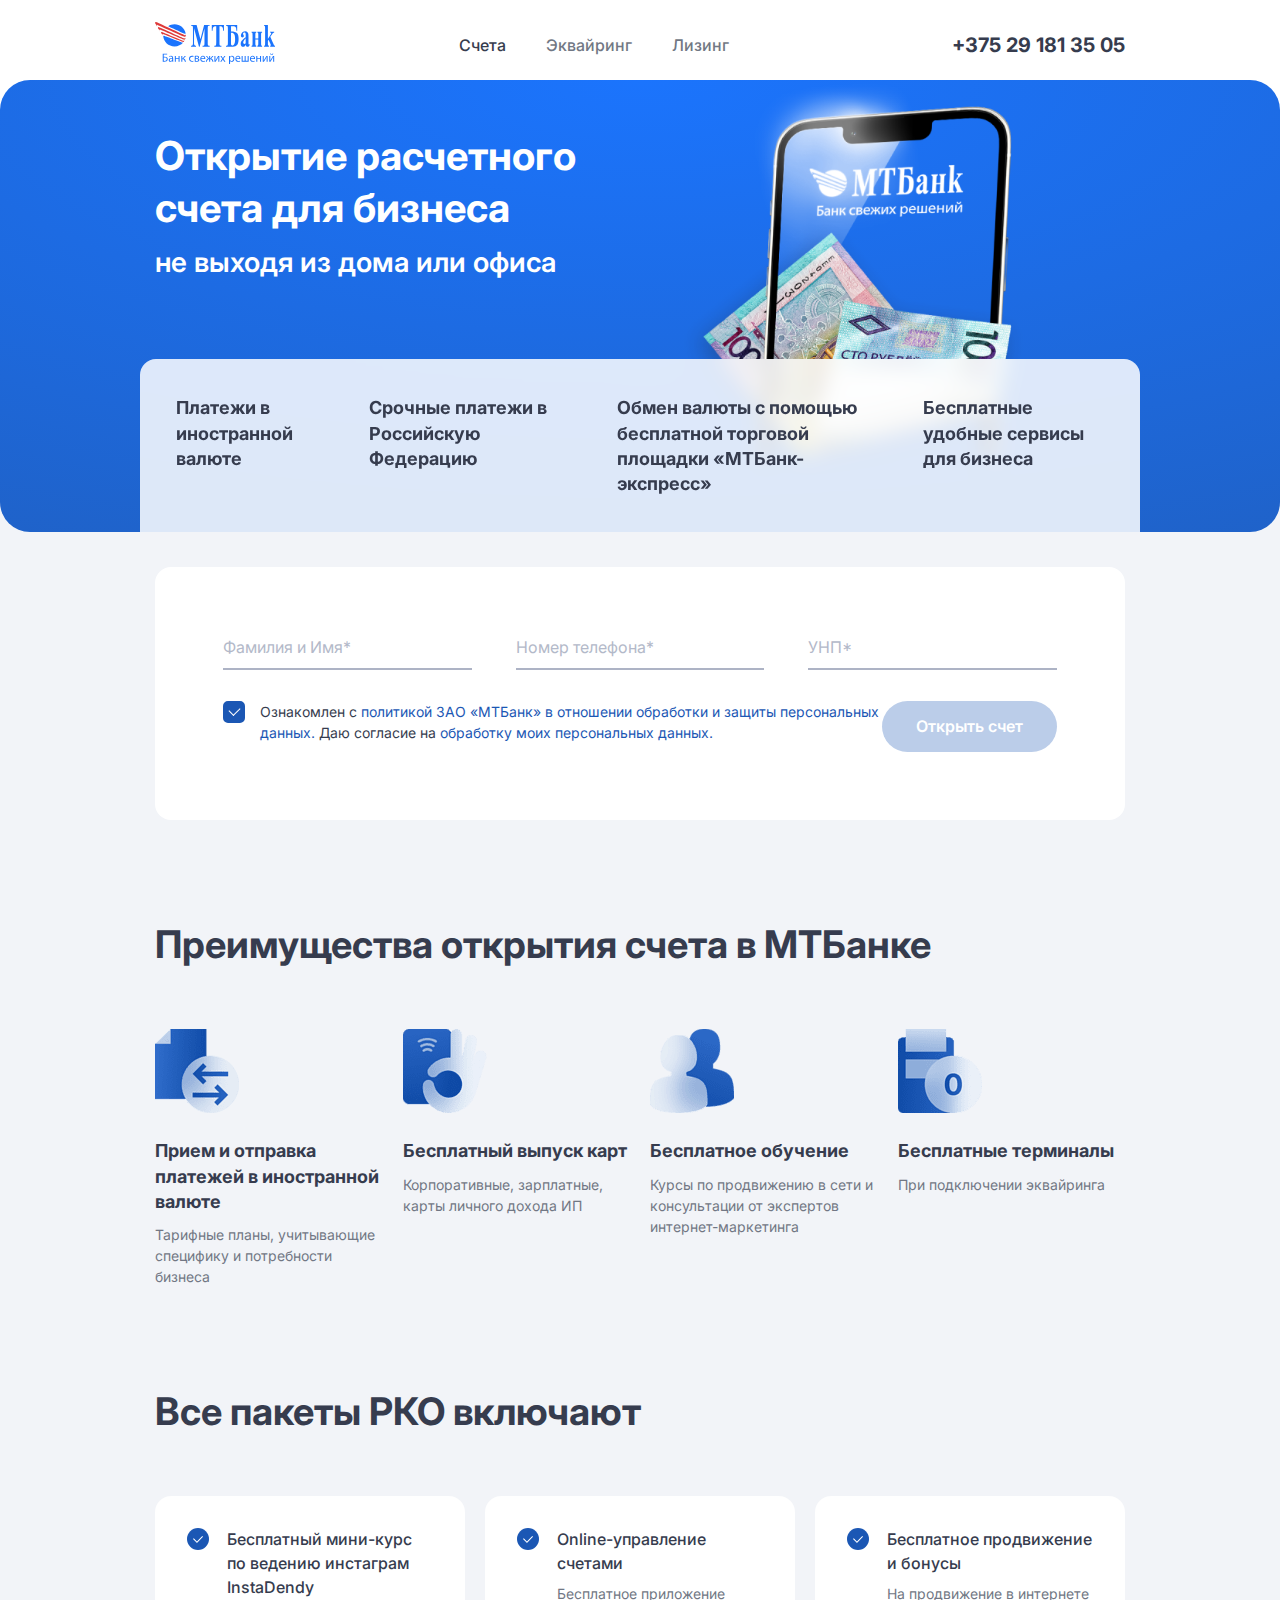
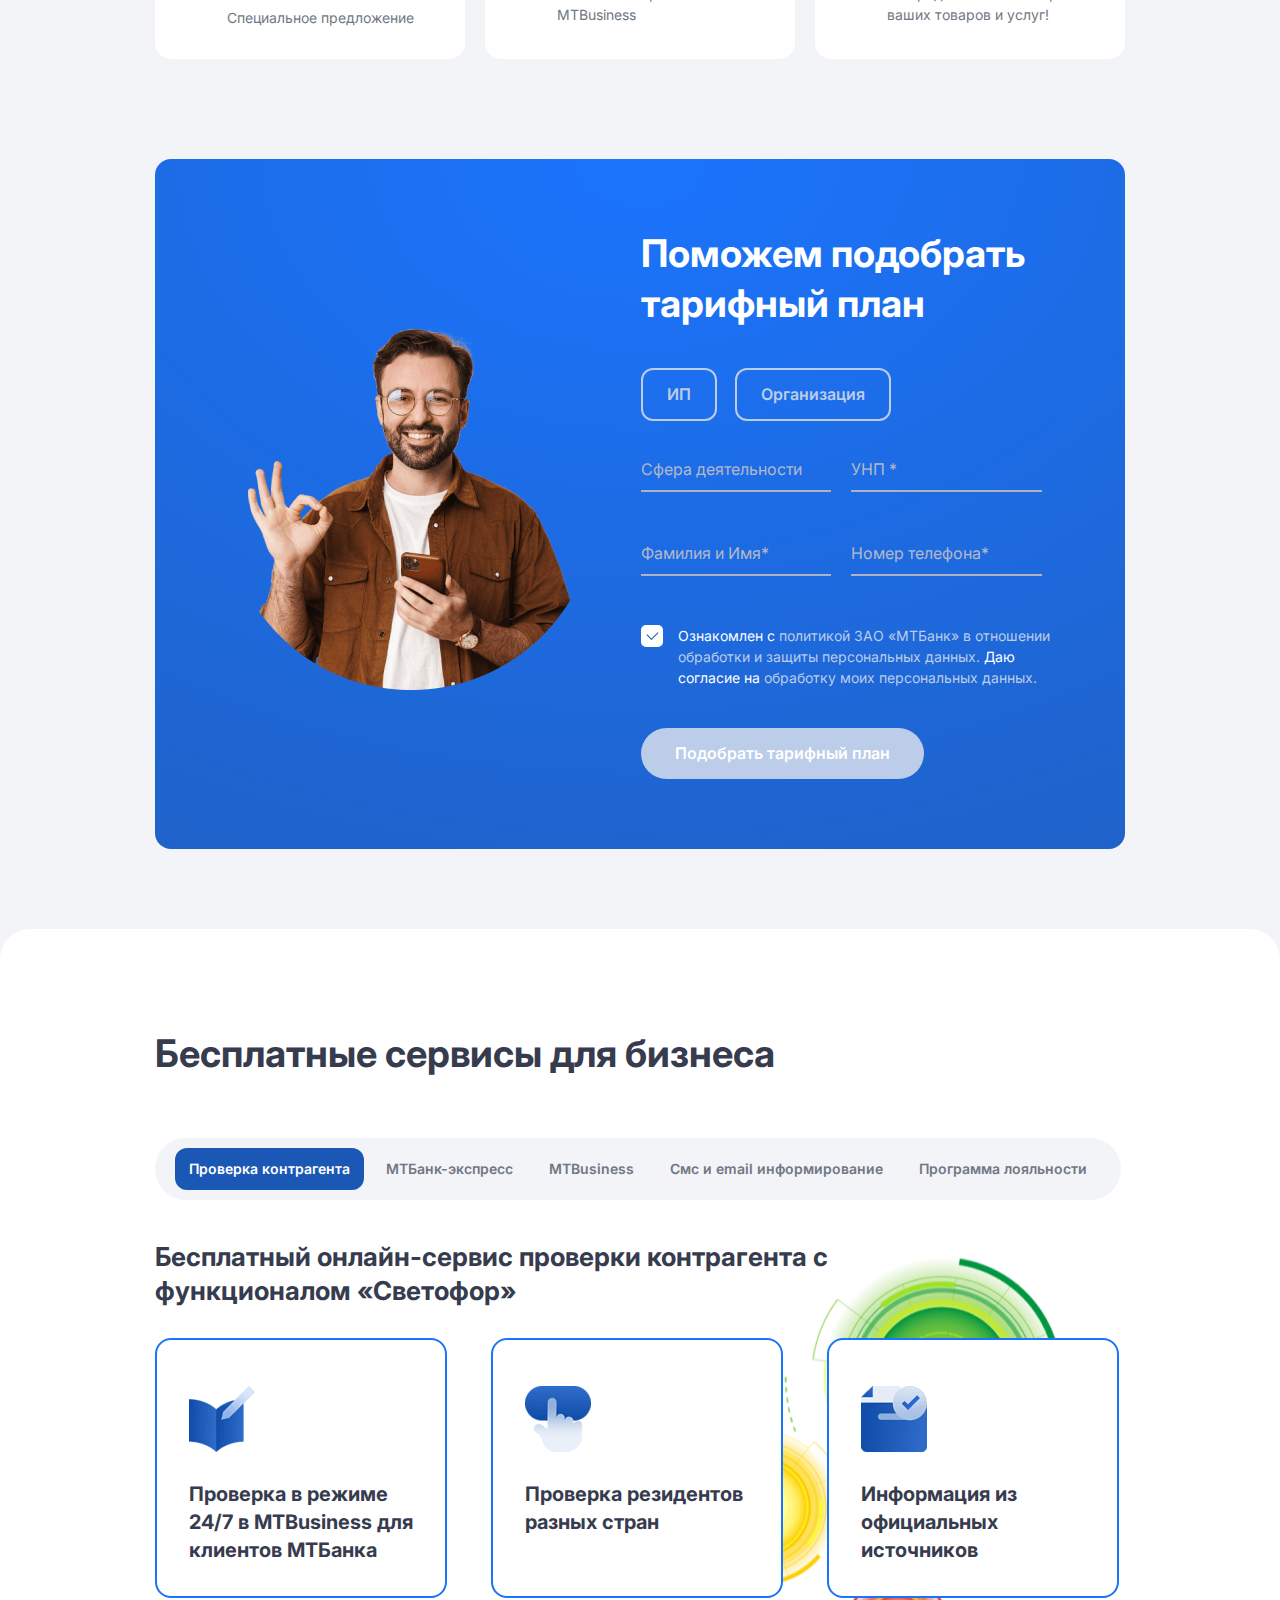
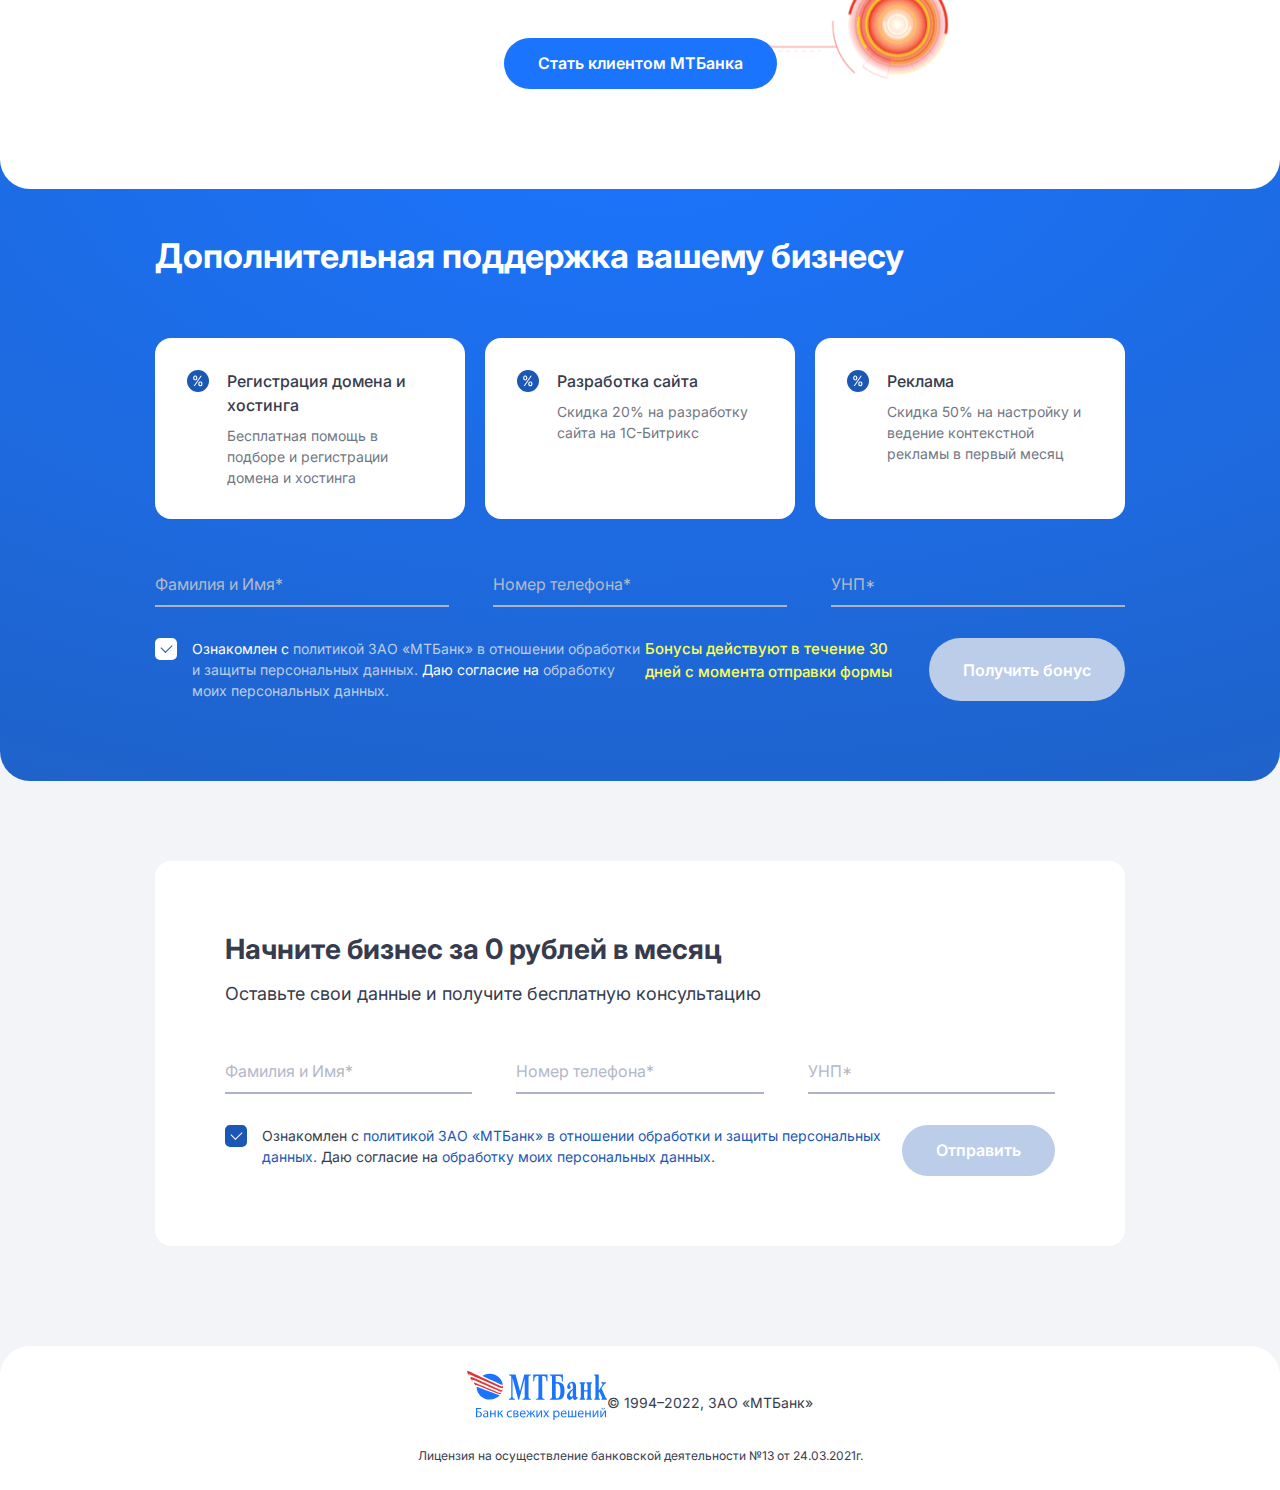
<file: rko.html>
<!DOCTYPE html>
<html lang="ru">
<head>
  <meta charset="UTF-8">
  <meta http-equiv="X-UA-Compatible" content="IE=edge">
  <meta name="viewport" content="width=device-width, initial-scale=1.0">
  <link rel="shortcut icon" href="favicon.ico" type="image/x-icon">
  <link rel="preconnect" href="https://fonts.googleapis.com">
  <link rel="preconnect" href="https://fonts.gstatic.com" crossorigin>
  <link href="https://fonts.googleapis.com/css2?family=Inter:wght@400;500;600;700&display=swap" rel="stylesheet">
  <link rel="stylesheet" href="libs/magnific-popup.css">
  <link rel="stylesheet" href="css/normalize.css">
  <link rel="stylesheet" href="css/style.css">
  <title>МТБанк - РКО</title>
</head>
<body>
  <header class="header">
    <div class="container header__container">
        <a href="index.html" class="header__logo">
            <img src="img/logo.svg" alt="МТБанк логотип">
        </a>
        <nav class="header__nav header-nav">
            <button class="header-nav__close btn-reset">
                <svg width="20" height="19" viewBox="0 0 20 19" fill="none" xmlns="http://www.w3.org/2000/svg">
                    <rect x="2" width="24" height="2" transform="rotate(45 2 0)" fill="#1B57B4"/>
                    <rect x="1" y="17" width="24" height="2" transform="rotate(-45 1 17)" fill="#1B57B4"/>
                </svg>                        
            </button>
            <ul class="header-menu list-reset">
                <li class="header-menu__item">
                    <a class="header-menu__link header-menu__link--active" href="rko.html">
                        Счета
                    </a>
                </li>
                <li class="header-menu__item">
                    <a class="header-menu__link" href="acquiring.html">
                        Эквайринг
                    </a>
                </li>
                <li class="header-menu__item">
                    <a class="header-menu__link" href="leasing.html">
                        Лизинг
                    </a>
                </li>
                <!--<li class="header-menu__item">
                    <a class="header-menu__link" href="#">
                        Кредиты
                    </a>
                </li>-->
                <li class="header-menu__item header-menu__item--mobile">
                    <a class="header__phone" href="tel:+375291813505">
                      +375 29 181 35 05
                    </a>
                </li>
            </ul>
        </nav>
        <a class="header__phone" href="tel:+375291813505">
          +375 29 181 35 05
        </a>
        <button class="mobile-btn btn-reset">
            <img src="img/mobile-menu.svg" alt="">
        </button>
    </div>
</header>

  <section class="main">
    <div class="container main__container">
      <div class="main__banner main__banner--accounts">
        <div class="main__content">
          <h1 class="main__title">
            Открытие расчетного счета для бизнеса
          </h1>
          <p class="main__text">
            не выходя из дома или офиса
          </p>
        </div>
        <div class="main__pic">
          <img src="img/bunner-account.png" alt="Bunner">
        </div>
      </div>
      <div class="main__about">
        <p class="main__about-item">
         Платежи в иностранной валюте
        </p>
        <p class="main__about-item">
          Срочные платежи в Российскую Федерацию
        </p>
        <p class="main__about-item">
          Обмен валюты с помощью бесплатной торговой площадки «МТБанк-экспресс»
        </p>
        <p class="main__about-item">
          Бесплатные удобные сервисы для бизнеса
        </p>
      </div>
    </div> 
  </section>
  <section class="accounts">
    <div class="container accounts__container">
      <div class="accounts__form">
        <form action="POST" class="accounts-form" id="openAccount">
          <div class="form__inputs accounts-form__body">
            <div class="accounts-form__item input-item validate">
              <input id="account_name" type="text" name="name" class="input-item__inp">
              <label for="account_name" class="input-item__label">Фамилия и Имя*</label>
            </div>
            <div class="accounts-form__item input-item validate">
              <input id="account_phone" type="tel" name="phone" class="input-item__inp" required>
              <label for="account_phone" class="input-item__label">Номер телефона*</label>
            </div>
            <div class="accounts-form__item input-item validate">
              <input id="account_unp" type="text" maxlength="9" name="unp" class="input-item__inp" required>
              <label for="account_unp" class="input-item__label">УНП*</label>
            </div>
          </div>
          <div class="accounts-form__footer">
            <div class="accounts-form__policy policy">
              <label class="policy__label">
                <input type="checkbox" checked class="policy__inp">
                <div class="policy__box"></div>
              </label>
              <div class="policy__text">
                Ознакомлен с <a class="policy__link" href="https://www.mtbank.by/upload/about/raskrytie-informatsii/Politics_Presonal-Information.pdf" target="_blank">политикой ЗАО «МТБанк» в отношении обработки и защиты персональных
                  данных.</a> Даю согласие на <a class="policy__link" href="docs/form-of-consent.pdf" target="_blank">
                  обработку моих персональных данных.
                </a>
              </div>
            </div>
            <button type="submit" class="btn-reset accounts-form__btn btn-primary" disabled>
              Открыть счет
            </button>
          </div>
        </form>
      </div>
    </div>
  </section>

  <section class="advantages">
    <div class="container advantage__container">
      <h2 class="section-title">
        Преимущества открытия счета в МТБанке
      </h2>
      <ul class="advantage__list list-reset">
        <li class="advantage__item advantage__item--sending">
          <h3 class="advantage__item-title">
            Прием и отправка платежей в иностранной валюте
          </h3>
          <p class="advantage__item-descr">
            Тарифные планы, учитывающие специфику и потребности бизнеса
          </p>
        </li>
        <li class="advantage__item advantage__item--card">
          <h3 class="advantage__item-title">
            Бесплатный выпуск карт
          </h3>
          <p class="advantage__item-descr">
            Корпоративные, зарплатные, карты личного дохода ИП
          </p>
        </li>
        <li class="advantage__item advantage__item--learning">
          <h3 class="advantage__item-title">
            Бесплатное обучение
          </h3>
          <p class="advantage__item-descr">
            Курсы по продвижению в сети и консультации от экспертов интернет-маркетинга
          </p>
        </li>
        <li class="advantage__item advantage__item--terminals">
          <h3 class="advantage__item-title">
            Бесплатные терминалы
          </h3>
          <p class="advantage__item-descr">
            При подключении эквайринга
          </p>
        </li>
      </ul>
    </div>
  </section>

  <section class="packages">
    <div class="container packages__container">
      <h2 class="section-title">
        Все пакеты РКО включают
      </h2>
      <ul class="block_list list-reset">
        <li class="block__item">
          <h3 class="block__item-title">
            Бесплатный мини-курс по ведению инстаграм InstaDendy
          </h3>
          <p class="block__item-descr">
            Специальное предложение
          </p>
        </li>
        <li class="block__item">
          <h3 class="block__item-title">
            Online-управление счетами
          </h3>
          <p class="block__item-descr">
            Бесплатное приложение MTBusiness
          </p>
        </li>
        <li class="block__item">
          <h3 class="block__item-title">
            Бесплатное продвижение и бонусы
          </h3>
          <p class="block__item-descr">
            На продвижение в интернете ваших товаров и услуг!
          </p>
        </li>
      </ul>
    </div>
  </section>

  <section class="help">
    <div class="container help__container">
      <div class="help__wrapper">
        <img src="img/help1.png" alt="" aria-hidden="true" class="help__img">
        <form action="POST" class="help__form help-form" id="selectionAccount">
          <h2 class="help-form__title section-title">
            Поможем подобрать тарифный план
          </h2>
          <div class="help-form__wrapper">
            <label class="help-form__check">
              <input type="radio" name="type">
              <span>ИП</span>
            </label>
            <label class="help-form__check">
              <input type="radio" name="type">
              <span>Организация</span>
            </label>
          </div>
          <div class="help-form__body">
            <div class="help-form__item input-item input-item--white">
              <input id="selection_activity" type="text" name="activity" class="input-item__inp">
              <label for="selection_activity" class="input-item__label">Сфера деятельности</label>
            </div>
            <div class="help-form__item input-item input-item--white validate">
              <input id="selection_unp" type="text" maxlength="9" name="unp" class="input-item__inp" required>
              <label for="selection_unp" class="input-item__label">УНП *</label>
            </div>
            <div class="help-form__item input-item input-item--white validate">
              <input id="selection_name" type="text" name="name" class="input-item__inp" required>
              <label for="selection_name" class="input-item__label">Фамилия и Имя*</label>
            </div>
            <div class="help-form__item input-item input-item--white validate">
              <input id="selection_phone" type="tel" name="phone" class="input-item__inp" required>
              <label for="selection_phone" class="input-item__label">Номер телефона*</label>
            </div>
          </div>
          <div class="help-form__policy policy policy--revert">
            <label class="policy__label">
              <input type="checkbox" checked class="policy__inp">
              <div class="policy__box"></div>
            </label>
            <div class="policy__text">
              Ознакомлен с <a class="policy__link" href="https://www.mtbank.by/upload/about/raskrytie-informatsii/Politics_Presonal-Information.pdf" target="_blank">политикой ЗАО «МТБанк» в отношении обработки и защиты персональных
                данных.</a> Даю согласие на <a class="policy__link" href="docs/form-of-consent.pdf" target="_blank">
                обработку моих персональных данных.
              </a>
            </div>
          </div>
          <button type="submit" class="help-form__btn btn-primary btn-reset" disabled>
            Подобрать тарифный план
          </button>
        </form>
      </div>
    </div>
  </section>

  <section class="services">
    <div class="container services__container">
      <h2 class="section-title">
        Бесплатные сервисы для бизнеса
      </h2>
      <div class="services__tabs tabs">
        <ul class="tabs__header list-reset">
          <li class="tabs__header-item tabs__header-item--active" data-path="tab1">
              Проверка контрагента
          </li>
          <li class="tabs__header-item" data-path="tab2">
              МТБанк-экспресс
          </li>
          <li class="tabs__header-item" data-path="tab3">
              MTBusiness
          </li>
          <li class="tabs__header-item" data-path="tab4">
              Смс и email информирование
          </li>
          <li class="tabs__header-item" data-path="tab5">
              Программа лояльности
          </li>
        </ul>
        <div class="tabs__content tabs__content--active tabs__content--ckeck" data-target="tab1">
          <h3 class="tabs__content-title">
            Бесплатный онлайн-сервис проверки контрагента с функционалом «Светофор»
          </h3>
          <ul class="tabs__content-cards list-reset">
            <li class="card-item">
              <img src="img/content-crad-1.svg" alt="" class="card-item__img" aria-hidden="true">
              <div class="card-item__content">
              <h3 class="card-item__title">
                Проверка в режиме 24/7 в MTBusiness для клиентов МТБанка
              </h3>
              </div>
            </li>
            <li class="card-item">
              <img src="img/content-crad-2.svg" alt="" class="card-item__img" aria-hidden="true">
              <div class="card-item__content">
              <h3 class="card-item__title">
                Проверка резидентов разных стран
              </h3>
              </div>
            </li>
            <li class="card-item">
              <img src="img/content-crad-3.svg" alt="" class="card-item__img" aria-hidden="true">
              <div class="card-item__content">
              <h3 class="card-item__title">
                Информация из официальных источников
              </h3>
              </div>
            </li>
          </ul>
          <a href="#popup" class="tabs__content-btn btn-reset btn-primary open-popup">
            Стать клиентом МТБанка
          </a>
        </div>
        <div class="tabs__content tabs__content--express" data-target="tab2">
          <h3 class="tabs__content-title">
            Онлайн-сервис для валютно-обменных операций
          </h3>
          <ul class="tabs__content-cards list-reset">
            <li class="card-item">
              <img src="img/content-crad-4.svg" alt="" class="card-item__img" aria-hidden="true">
              <div class="card-item__content">
              <h3 class="card-item__title">
                Следи
              </h3>
              <p class="card-item__desc">
                Курсы меняются в режиме реального времени
              </p>
              </div>
            </li>
            <li class="card-item">
              <img src="img/content-crad-5.svg" alt="" class="card-item__img" aria-hidden="true">
              <div class="card-item__content">
              <h3 class="card-item__title">
                Задавай
              </h3>
              <p class="card-item__desc">
                Сделки совершаются день-в-день до 15:30
              </p>
              </div>
            </li>
            <li class="card-item">
              <img src="img/content-crad-6.svg" alt="" class="card-item__img" aria-hidden="true">
              <div class="card-item__content">
              <h3 class="card-item__title">
                Фиксируй
              </h3>
              <p class="card-item__desc">
                Система сама зафиксирует сделку, когда курс достигнет необходимого значения
              </p>
              </div>
            </li>
          </ul>
          <a href="#popup" class="tabs__content-btn btn-reset btn-primary open-popup">
            Стать клиентом МТБанка
          </a>
        </div>
        <div class="tabs__content tabs__content--business" data-target="tab3">
          <h3 class="tabs__content-title">
            Интернет-банк и мобильное приложение для управления платежами из любой точки мира
          </h3>
          <ul class="tabs__content-cards list-reset">
            <li class="card-item">
              <img src="img/content-crad-7.svg" alt="" class="card-item__img" aria-hidden="true">
              <div class="card-item__content">
              <h3 class="card-item__title">
                Мультисервис
              </h3>
              <p class="card-item__desc">
                Интернет-банк и мобильное приложение в одном сервисе
              </p>
              </div>
            </li>
            <li class="card-item">
              <img src="img/content-crad-8.svg" alt="" class="card-item__img" aria-hidden="true">
              <div class="card-item__content">
              <h3 class="card-item__title">
                Безопасность
              </h3>
              <p class="card-item__desc">
                Можете быть уверенными, что ваши данные под защитой банка
              </p>
              </div>
            </li>
            <li class="card-item">
              <img src="img/content-crad-9.svg" alt="" class="card-item__img" aria-hidden="true">
              <div class="card-item__content">
              <h3 class="card-item__title">
                Решения в один клик
              </h3>
              <p class="card-item__desc">
                Совершайте все необходимые операции без лишних действий
              </p>
              </div>
            </li>
          </ul>
          <a href="#popup" class="tabs__content-btn btn-reset btn-primary open-popup">
            Стать клиентом МТБанка
          </a>
        </div>
        <div class="tabs__content tabs__content--info" data-target="tab4">
          <h3 class="tabs__content-title">
            Мгновенное информирование обо всех движениях по банковскому счету
          </h3>
          <ul class="tabs__content-cards list-reset">
            <li class="card-item">
              <img src="img/content-crad-10.svg" alt="" class="card-item__img" aria-hidden="true">
              <div class="card-item__content">
              <h3 class="card-item__title">
                Полный контроль
              </h3>
              <p class="card-item__desc">
                Контролируйте поступления и списания денежных средств
              </p>
              </div>
            </li>
            <li class="card-item">
              <img src="img/content-crad-11.svg" alt="" class="card-item__img" aria-hidden="true">
              <div class="card-item__content">
              <h3 class="card-item__title">
                Актуальная информация
              </h3>
              <p class="card-item__desc">
                Всегда оперативная информация об остатках на счетах вашей компании
              </p>
              </div>
            </li>
            <li class="card-item">
              <img src="img/content-crad-12.svg" alt="" class="card-item__img" aria-hidden="true">
              <div class="card-item__content">
              <h3 class="card-item__title">
                Выбирайте важное
              </h3>
              <p class="card-item__desc">
                Получайте только необходимую информацию в уведомлениях о счетах компании
              </p>
              </div>
            </li>
          </ul>
          <a href="#popup" class="tabs__content-btn btn-reset btn-primary open-popup">
            Стать клиентом МТБанка
          </a>
        </div>
        <div class="tabs__content tabs__content--loyalty" data-target="tab5">
          <h3 class="tabs__content-title">
            Накапливайте МТБаллы и разумно тратьте их на продукты и услуги банка
          </h3>
          <ul class="tabs__content-cards list-reset">
            <li class="card-item">
              <img src="img/content-crad-13.svg" alt="" class="card-item__img" aria-hidden="true">
              <div class="card-item__content">
              <h3 class="card-item__title">
                Присоединяйтесь
              </h3>
              <p class="card-item__desc">
                Подключайтесь к программе лояльности
              </p>
              </div>
            </li>
            <li class="card-item">
              <img src="img/content-crad-14.svg" alt="" class="card-item__img" aria-hidden="true">
              <div class="card-item__content">
              <h3 class="card-item__title">
                Копите баллы
              </h3>
              <p class="card-item__desc">
                Зарабатывайте МТБаллы, пользуясь услугами Банка
              </p>
              </div>
            </li>
            <li class="card-item">
              <img src="img/content-crad-15.svg" alt="" class="card-item__img" aria-hidden="true">
              <div class="card-item__content">
              <h3 class="card-item__title">
                Получайте приятные бонусы
              </h3>
              <p class="card-item__desc">
                Тратьте баллы на услуги и продукты Банка
              </p>
              </div>
            </li>
          </ul>
          <a href="#popup" class="tabs__content-btn btn-reset btn-primary open-popup">
            Стать клиентом МТБанка
          </a>
        </div>
      </div>
    </div>
  </section>
  <section class="support">
    <div class="container support__container">
      <h2 class="support__title section-title">
        Дополнительная поддержка вашему бизнесу
      </h2>
      <ul class="block_list list-reset block_list--support">
        <li class="block__item block__item--support">
          <h3 class="block__item-title">
            Регистрация домена и хостинга
          </h3>
          <p class="block__item-descr">
            Бесплатная помощь в подборе и регистрации домена и хостинга
          </p>
        </li>
        <li class="block__item block__item--support">
          <h3 class="block__item-title">
            Разработка сайта
          </h3>
          <p class="block__item-descr">
            Cкидка 20% на разработку сайта на 1С-Битрикс
          </p>
        </li>
        <li class="block__item block__item--support">
          <h3 class="block__item-title">
            Реклама
          </h3>
          <p class="block__item-descr">
            Скидка 50% на настройку и ведение контекстной рекламы в первый месяц
          </p>
        </li>
      </ul>
      <form action="POST" class="support__form accounts-form" id="supportAccount">
        <div class="form__inputs accounts-form__body">
          <div class="accounts-form__item input-item input-item--white validate">
            <input id="support_name" type="text" name="name" class="input-item__inp" required>
            <label for="support_name" class="input-item__label">Фамилия и Имя*</label>
          </div>
          <div class="accounts-form__item input-item input-item--white validate">
            <input id="support_phone" type="tel" name="phone" class="input-item__inp" required>
            <label for="support_phone" class="input-item__label">Номер телефона*</label>
          </div>
          <div class="accounts-form__item input-item input-item--white validate">
            <input id="support_unp" type="text" name="unp" maxlength="9" class="input-item__inp" required>
            <label for="support_unp" class="input-item__label">УНП*</label>
          </div>
        </div>
        <div class="accounts-form__footer">
          <div class="accounts-form__policy policy policy--revert">
            <label class="policy__label">
              <input type="checkbox" checked class="policy__inp">
              <div class="policy__box"></div>
            </label>
            <div class="policy__text">
              Ознакомлен с <a class="policy__link" href="https://www.mtbank.by/upload/about/raskrytie-informatsii/Politics_Presonal-Information.pdf" target="_blank">политикой ЗАО «МТБанк» в отношении обработки и защиты персональных
                данных.</a> Даю согласие на <a class="policy__link" href="docs/form-of-consent.pdf" target="_blank">
                обработку моих персональных данных.
              </a>
            </div>
          </div>
          <div class="accounts-form__bonus">
            Бонусы действуют в течение 30 дней с момента отправки формы
          </div>
          <button type="submit" class="btn-reset accounts-form__btn btn-primary" disabled>
            Получить бонус
          </button>
        </div>
      </form>
    </div>
  </section>

  <section class="start-business">
    <div class="container start-business__container">
      <div class="start-business__wrapper">
        <h2 class="start-business__title">
          Начните бизнес за 0 рублей в месяц
        </h2>
        <p class="start-business__descr">
          Оставьте свои данные и получите бесплатную консультацию
        </p>
        <form action="POST" class="accounts-form" id="startAccount">
          <div class="form__inputs accounts-form__body">
            <div class="accounts-form__item input-item validate">
              <input id="start_name" type="text" name="name" class="input-item__inp" required>
              <label for="start_name" class="input-item__label">Фамилия и Имя*</label>
            </div>
            <div class="accounts-form__item input-item validate">
              <input id="start_phone" type="tel" name="phone" class="input-item__inp" required>
              <label for="start_phone" class="input-item__label">Номер телефона*</label>
            </div>
            <div class="accounts-form__item input-item validate">
              <input id="start_unp" type="text" name="unp" maxlength="9" class="input-item__inp" required>
              <label for="start_unp" class="input-item__label">УНП*</label>
            </div>
          </div>
          <div class="accounts-form__footer">
            <div class="accounts-form__policy policy">
              <label class="policy__label">
                <input type="checkbox" checked class="policy__inp">
                <div class="policy__box"></div>
              </label>
              <div class="policy__text">
                Ознакомлен с <a class="policy__link" href="https://www.mtbank.by/upload/about/raskrytie-informatsii/Politics_Presonal-Information.pdf" target="_blank">политикой ЗАО «МТБанк» в отношении обработки и защиты персональных
                  данных.</a> Даю согласие на <a class="policy__link" href="docs/form-of-consent.pdf" target="_blank">
                  обработку моих персональных данных.
                </a>
              </div>
            </div>
            <button type="submit" class="btn-reset accounts-form__btn btn-primary" disabled>
              Отправить
            </button>
          </div>
        </form>
      </div>
    </div>
  </section>

  <footer class="footer">
    <div class="container footer__container">
      <div class="footer__content">
        <a href="#" class="footer__logo">
          <img src="img/logo.svg" alt="Logo">
        </a>
        <p class="footer__text">
          © 1994–2022, ЗАО «МТБанк»
        </p>
        </div>
        <p class="footer__descr">
          Лицензия на осуществление банковской деятельности №13 от 24.03.2021г.
        </p>
      </div>
  </footer>
  <div class="popup mfp-hide" id="popup">
    <button class="popup__close btn-reset">
      <svg width="20" height="19" viewBox="0 0 20 19" fill="none" xmlns="http://www.w3.org/2000/svg">
        <rect x="2" width="24" height="2" transform="rotate(45 2 0)" fill="#B3B9C9"/>
        <rect x="1" y="17" width="24" height="2" transform="rotate(-45 1 17)" fill="#B3B9C9"/>
      </svg>        
    </button>
    <div class="popup__title">Стать клиентом МТБанка</div>
    <p class="popup__desc">Оставьте свои данные и получите бесплатную консультацию</p>
    <form action="POST" class="popup__form popup-form" id="popupAccount">
      <div class="popup-form__body">
        <input type="hidden" name="type" value=""/>
        <div class="popup-form__item input-item validate">
          <input id="popup_name" type="text" name="name" class="input-item__inp" required>
          <label for="popup_name" class="input-item__label">Фамилия и Имя*</label>
        </div>
        <div class="popup-form__item input-item validate">
          <input id="popup_phone" type="tel" name="phone" class="input-item__inp" required>
          <label for="popup_phone" class="input-item__label">Номер телефона*</label>
        </div>
        <div class="popup-form__item input-item validate">
          <input  id="popup_unp" type="text" name="unp" maxlength="9" class="input-item__inp" required>
          <label for="popup_unp" class="input-item__label">УНП*</label>
        </div>
      </div>
      <div class="popup-form__policy policy">
        <label class="policy__label">
          <input type="checkbox" checked class="policy__inp">
          <div class="policy__box"></div>
        </label>
        <div class="policy__text">
          Ознакомлен с <a class="policy__link" href="https://www.mtbank.by/upload/about/raskrytie-informatsii/Politics_Presonal-Information.pdf" target="_blank">политикой ЗАО «МТБанк» в отношении обработки и защиты персональных
            данных.</a> Даю согласие на <a class="policy__link" href="docs/form-of-consent.pdf" target="_blank">
            обработку моих персональных данных.
          </a>
        </div>
      </div>
      <button type="submit" class="btn-reset popup-form__btn btn-primary" disabled>
        Отправить
      </button>
    </form>
  </div>
    <div class="popup  mfp-hide" id="thanks-popup">
      <button class="popup__close btn-reset">
        <svg width="20" height="19" viewBox="0 0 20 19" fill="none" xmlns="http://www.w3.org/2000/svg">
          <rect x="2" width="24" height="2" transform="rotate(45 2 0)" fill="#B3B9C9"/>
          <rect x="1" y="17" width="24" height="2" transform="rotate(-45 1 17)" fill="#B3B9C9"/>
        </svg>
      </button>
      <div class="popup__title">Ваша заявка успешно отправлена</div>
      <p class="popup__desc">Свяжемся с вами в ближайшее время и проконсультируем бесплатно</p>
    </div>
  <a href="#thanks-popup" class="open-popup sendForm" style="display:none;"></a>
  <script src="//ajax.googleapis.com/ajax/libs/jquery/1.10.0/jquery.min.js"></script>
  <script src="libs/jquery.magnific-popup.min.js"></script>
  <script src="libs/jquery.inputmask.min.js"></script>
  <script src="js/index.js"></script>
  <script src="js/form.js"></script>
</body>
</html>
</file>
<file: css/style.css>
html {
  box-sizing: border-box;
  overflow-x: hidden;
}

*,
*::before,
*::after {
  box-sizing: inherit;
}

a {
  color: inherit;
  text-decoration: none;
}

img {
  max-width: 100%;
}

body {
  min-height: 100vh;
  display: flex;
  flex-direction: column;
  font-family: 'Inter', sans-serif;
  font-weight: 400;
  background-color: #F2F4F8;
}

h1,
h2,
h3,
p {
  margin: 0;
}

.list-reset {
  margin: 0;
  padding: 0;
  list-style: none;
}

.btn-reset {
  padding: 0;
  border: none;
  cursor: pointer;
  background-color: transparent;
}

.container {
  max-width: 1330px;
  width: 100%;
  margin: 0 auto;
  padding: 0 15px;
}

.btn-primary {
  padding: 15px 34px;
  font-weight: 600;
  font-size: 16px;
  line-height: 130%;
  color: #fff;
  white-space: nowrap;
  border-radius: 90px;
  background-color: #1B74FD;
  transition: background-color .2s ease-in-out, color .2s ease-in-out;
}

.btn-primary:focus,
.btn-primary:hover,
.btn-primary:active {
  background-color: #DE3939;
}

.btn-primary:disabled {
  pointer-events: none;
  background-color: #BBCDE9;
}

/* form controls */
.policy {
  display: flex;
  align-items: flex-start;
}

.policy__label {
  margin-right: 15px;
  cursor: pointer;
}

.policy__inp {
  display: none;
  appearance: none;
  visibility: hidden;
}

.policy__inp:checked + .policy__box {
  border-color:#1B57B4;
  background-color: #1B57B4;
}
.policy__inp:checked + .policy__box:after {
  opacity: 1;
}

.policy__box {
  position: relative;
  width: 22px;
  height: 22px;
  border: 2px solid #BBCDE9;
  border-radius: 5px;
  background-color: #fff;
  transition: background-color .2s ease-in-out, border-color .2s ease-in-out;
}

.policy__box:after {
  content: '';
  position: absolute;
  top: -4px;
  left: 0;
  right: 0;
  bottom: 0;
  margin: auto;
  width: 7px;
  height: 10px;
  transform: rotate(45deg);
  border-right: 1px solid #fff;
  border-bottom: 1px solid #fff;
  opacity: 0;
  transition: opacity .2s ease-in-out;
}

.policy__text {
  font-size: 14px;
  line-height: 150%;
  color: #363C4E;
}

.policy__link {
  color: #1B57B4;
  text-decoration: underline;
  text-decoration-color: transparent;
  transition: text-decoration-color .2s ease-in-out;
}

.policy__link:focus,
.policy__link:hover,
.policy__link:active {
  text-decoration-color: currentColor;
}

.policy--revert .policy__box:after {
  border-color: #1B57B4;
}
.policy--revert .policy__inp:checked + .policy__box {
  border-color: #fff;
  background-color: #fff;
}
.policy--revert .policy__text {
  color: #fff;
}

.policy--revert .policy__link {
  color: #BBCDE9;
}

/* main form */
.accounts-form__body {
  display: flex;
  justify-content: space-between;
  margin-bottom: 31px;
}

.accounts-form__item {
  flex: 0 1 33.33%;
}

.accounts-form__item:not(:last-child) {
  margin-right: 44px;
}

.accounts-form__footer {
  display: flex;
}

.accounts-form__policy {
  max-width: 740px;
  width: 100%;
  margin-right: auto;
}

.accounts-form__bonus {
  max-width: 256px;
  width: 100%;
  margin-right: 28px;
  font-weight: 500;
  font-size: 15px;
  line-height: 150%;
  color: #FCFF55;
}

.input-item {
  position: relative;
}

.input-item__label {
  position: absolute;
  left: 0;
  font-size: 16px;
  line-height: 150%;
  color: #B3B9C9;
  pointer-events: none;
  transition: transform .2s ease-in-out;
}

.input-item__inp {
  max-width: 100%;
  width: 100%;
  padding: 0;
  padding-bottom: 9px;
  outline: none;
  border: none;
  border-bottom: 2px solid #ADB3C5;
  font-family: 'Inter', sans-serif;
  font-weight: 400;
  font-size: 16px;
  line-height: 150%;
  color: #363C4E;
  background-color: transparent;
}

.input-item--valid  .input-item__label {
  transform: translateY(-20px);
}

.input-item.success .input-item__inp {
  border-bottom-color: #52B72E;
}

.input-item.error .input-item__inp {
  border-bottom-color: #DE3939;
}

.input-item__inp:focus + .input-item__label {
  transform: translateY(-20px);
}

.input-item--white .input-item__inp {
  color: #FFF;
}

input[name="phone"]::placeholder {
  opacity: 0;
}

input[name="phone"]:focus::placeholder,
input[name="phone"]:hover::placeholder {
  color: transparent;
}

/* header*/
.header {
  padding-top: 23px;
  padding-bottom: 66px;
  background-color: #fff;
}

.header__container {
  display: flex;
  justify-content: space-between;
  align-items: center;
}

.header-menu {
  display: flex;
}

.header-menu__link {
  font-weight: 500;
  font-size: 18px;
  line-height: 150%;
  color: #717784;
  transition: color .2s ease-in-out;
}

.header-menu__link:focus,
.header-menu__link:hover,
.header-menu__link:active {
  color: #363C4E;
}

.header-menu__item:not(:last-child) {
  margin-right: 40px;
}

.header-menu__link--active {
  color: #363C4E;
}

.header__phone {
  font-weight: 700;
  font-size: 24px;
  line-height: 130%;
  color: #363C4E;
  transition: transform .1s ease;
}

.header__phone:focus,
.header__phone:hover,
.header__phone:active {
  transform: scale(1.01);
}

.mobile-btn,
.header-nav__close,
.header-menu__item--mobile {
  display: none;
}

/* main */
.main {
  margin-top: -47px;
  margin-bottom: 35px;
  overflow: hidden;
  background: radial-gradient(138.75% 138.75% at 50% 0%, #1B74FD 0%, #205EBD 100%);
  border-radius: 30px;
}

.main__container {
  max-width: 1300px;
  position: relative;
}


.main__content {
  padding-top: 79px;
}

.main__banner {
  display: flex;
  justify-content: space-between;
  padding-bottom: 70px;
}

.main__banner--acquiring .main__content {
  padding-top: 134px;
}

.main__banner--leasing .main__content {
  padding-top: 95px;
}

.main__title {
  max-width: 628px;
  margin-bottom: 10px;
  font-weight: 700;
  font-size: 56px;
  line-height: 130%;
  color: #fff;
}

.main__text {
  max-width: 628px;
  font-weight: 600;
  font-size: 37px;
  line-height: 130%;
  color: #fff;
}

.main--404 {
	background: #F2F4F8;
}

.main--404 .main__banner {
	align-items: center;
	padding: 104px 0;
}

.main--404 .main__content {
	padding-top: 0;
}

.main--404 .main__title {
	color: #363C4E;
}

.main--404 .main__text {
	font-weight: 500;
	font-size: 20px;
	line-height: 140%;
	color: #363C4E;
}

.main__about {
  display: flex;
  justify-content: space-between;
  position: absolute;
  bottom: 0;
  right: 0;
  left: 0;
  padding: 36px 68px;
  background: rgba(255, 255, 255, 0.85);
  backdrop-filter: blur(10px);
  border-radius: 16px 16px 0px 0px;
}

.main__about-item {
  max-width: 246px;
  font-weight: 700;
  font-size: 20px;
  line-height: 140%;
  color: #363C4E;
}

.main__about-item:not(:last-child) {
  margin-right: 60px;
}

/* accounts */
.accounts {
  margin-bottom: 100px;
}

.accounts__form {
  padding: 83px 112px 68px;
  background-color: #fff;
  border-radius: 16px;
}

/* advantage */
.advantages {
  margin-bottom: 100px;
}

.section-title {
  margin-bottom: 60px;
  font-weight: 700;
  font-size: 46px;
  line-height: 130%;
  color: #363C4E;
}

.advantage__list {
  display: flex;
  justify-content: space-between;
}

.advantage__item {
  max-width: 292px;
  width: 100%;
  padding-top: 109px;
  background-repeat: no-repeat;
  background-size: 84px 84px;
  background-position: left top;
}

.advantage__item:not(:last-child) {
  margin-right: 20px;
}

.advantage__item--sending {
  background-image: url("../img/send.svg");
}

.advantage__item--card {
  background-image: url("../img/free-card.svg");
}

.advantage__item--learning {
  background-image: url("../img/free-learning.svg");
}

.advantage__item--terminals {
  background-image: url("../img/free-terminals.svg");
}

.advantage__item-title {
  margin-bottom: 10px;
  font-weight: 700;
  font-size: 20px;
  line-height: 140%;
  color: #363C4E;
}

.advantage__item-descr {
  font-size: 16px;
  line-height: 150%;
  color: #717784;
}

/* packages */

.packages {
  margin-bottom: 100px;
}
.block_list {
  display: flex;
  justify-content: space-between;
}

.block__item {
  max-width: 404px;
  width: 100%;
  padding: 31px 31px 31px 72px;
  background-color: #FFF;
  background-image: url("../img/ok.svg");
  background-repeat: no-repeat;
  background-size: 22px 22px;
  background-position: 32px 32px;
  border-radius: 16px;
}

.block__item:not(:last-child) {
  margin-right: 20px;
}

.block__item-title {
  font-weight: 500;
  font-size: 18px;
  line-height: 150%;
  color: #363C4E;
  margin-bottom: 8px;
}

.block__item-descr {
  font-size: 16px;
  line-height: 150%;
  color: #717784;
}

/* help */

.help {
  margin-bottom: 128px;
}

.help__wrapper {
  display: flex;
  align-items: center;
  justify-content: space-between;
  padding: 70px;
  border-radius: 16px;
  background: radial-gradient(138.75% 138.75% at 50% 0%, #1B74FD 0%, #205EBD 100%);
}

.help__img {
  max-width: 372px;
  width: 100%;
  display: block;
  margin-right: 44px;
}

.help__form {
  max-width: 702px;
  width: 100%;
}

.help-form__title {
  margin-bottom: 40px;
  font-weight: 700;
  font-size: 37px;
  line-height: 130%;
  color: #FFF;
}

.help-form__wrapper {
  display: flex;
  margin-bottom: 36px;
}

.help-form__check:not(:last-child) {
  margin-right: 18px;
}

.help-form__check input {
  display: none;
}

.help-form__check span {
  display: block;
  padding: 14px 24px;
  border: 2px solid #BBCDE9;
  cursor: pointer;
  font-weight: 600;
  font-size: 16px;
  line-height: 130%;
  color: #BBCDE9;
  border-radius: 12px;
  background-color: transparent;
  transition: background-color .2s ease-in-out, border-color .2s ease-in-out, color .2s ease-in-out;
}

.help-form__check span:focus,
.help-form__check span:hover {
  color: #000;
  border-color: #fff;
  background-color: #fff;
}

.help-form__check input:checked + span {
  color: #000;
  border-color: #fff;
  background-color: #fff;
}

.help-form__body {
  display: flex;
  flex-wrap: wrap;
}

.help-form__item {
  flex: 0 1 46%;
  margin-bottom: 49px;
}

.help-form__item:not(:nth-child(2n)) {
  margin-right: 44px;
}

.help-form__policy {
  margin-bottom: 40px;
}

/* services */
.services {
  position: relative;
  z-index: 2;
  padding-top: 100px;
  padding-bottom: 100px;
  background-color: #fff;
  border-radius: 30px;
}

.tabs__header {
  display: inline-flex;
  margin-bottom: 40px;
  padding: 10px 44px;
  background-color: #F2F4F8;
  border-radius: 90px;
}

.tabs__header-item {
  padding: 15px 24px;
  font-weight: 600;
  font-size: 16px;
  line-height: 130%;
  color: #717784;
  border-radius: 12px;
  background-color: transparent;
  transition: background-color .2s ease-in-out, color .2s ease-in-out;
}

.tabs__header-item:not(:last-child) {
  margin-right: 12px;
}

.tabs__header-item--active {
  color: #fff;
  background-color: #1B57B4;
}

.tabs__header-item:not(.tabs__header-item--active):hover {
  cursor: pointer;
  color: #fff;
  background-color: #1B57B4;
}

.tabs__content {
  display: none;
  background-repeat: no-repeat;
  background-position: right;
}

.tabs__content--active {
  display: block;
}

.tabs__content--ckeck {
  background-image: url("../img/check-bg.png");
}

.tabs__content--express {
  background-image: url("../img/express-bg.png");
}

.tabs__content--business {
  background-image: url("../img/business-bg.png");
}

.tabs__content--info {
  background-image: url("../img/infi-bg.png");
}

.tabs__content--loyalty {
  background-image: url("../img/loyalty-bg.png");
}

.tabs__content-title {
  max-width: 770px;
  margin-bottom: 30px;
  font-weight: 700;
  font-size: 30px;
  line-height: 130%;
  color: #363C4E;
}

.tabs__content-cards {
  max-width: 964px;
  display: flex;
  justify-content: space-between;
  margin-bottom: 40px;
}

.card-item {
  max-width: 292px;
  width: 100%;
  padding: 46px 32px 32px;
  border: 2px solid #1B74FD;
  border-radius: 16px;
  background-color: #fff;
}

.card-item__img {
  max-width: 66px;
  width: 100%;
  margin-bottom: 25px;
}

.card-item__content {
  display: flex;
  flex-direction: column;
}

.card-item__title {
  font-weight: 700;
  font-size: 20px;
  line-height: 140%;
  color: #363C4E;
}

.card-item__title:not(:last-child) {
  margin-bottom: 10px;
}

.card-item__desc {
  font-size: 16px;
  line-height: 150%;
  color: #717784;
}

.tabs__content-btn {
  max-width: max-content;
  display: block;
  margin: 0 auto;
}

/* support */
.support {
  position: relative;
  margin-top: -55px;
  margin-bottom: 100px;
  z-index: 1;
  padding-top: 133px;
  padding-bottom: 110px;
  background: radial-gradient(138.75% 138.75% at 50% 0%, #1B74FD 0%, #205EBD 100%);
  border-radius: 30px;
}

.support--acquiring {
  margin-top: 0;
  padding-top: 100px;
  padding-bottom: 100px;
}

.support__title {
  color: #fff;
}

.block_list--support {
  margin-bottom: 53px;
}

.block__item--support {
  background-image: url("../img/percent.svg");
}

/* start-business */
.start-business {
  margin-bottom: 100px;
}

.start-business__wrapper {
  padding: 70px 112px;
  border-radius: 16px;
  background-color: #fff;
}

.start-business__title {
  margin-bottom: 13px;
  font-weight: 700;
  font-size: 37px;
  line-height: 130%;
  color: #363C4E;
}

.start-business__descr {
  margin-bottom: 53px;
  font-size: 20px;
  line-height: 140%;
  color: #363C4E;
}

/* footer */
.footer {
  padding: 25px 0;
  border-radius: 30px 30px 0px 0px;
  background-color: #fff;
}

.footer__content {
  display: flex;
  justify-content: center;
  align-items: center;
  margin: 0 auto 14px;
}

.footer__logo {
  display: block;
  margin-right: 35px;
}

.footer__text {
  font-size: 16px;
  line-height: 150%;
  color: #363C4E;
}

.footer__descr {
  font-size: 12px;
  line-height: 150%;
  text-align: center;
  color: #363C4E;
}

.acquring {
  padding-bottom: 100px;
}

.acquiring-card {
  margin-bottom: 44px;
  display: flex;
  align-items: center;
  background-color: #fff;
  border-radius: 16px;
  padding: 0 32px 0 25px;
}

.acquiring__wrapper {
  display: flex;
  flex-wrap: wrap;
  justify-content: space-between;
}

.acquiring-card__img {
  flex: 0 0 223px;
  margin-right: 25px;
}

.acquiring-card--lt {
  max-width: 628px;
  width: 100%;
}

.acquiring-card__img--big {
  flex: 0 0 319px;
}

.acquiring-card--lt:not(:nth-child(2n)) {
  margin-right: 40px;
}

.acquiring-card__content {
  flex: 0 1 100%;
  max-width: 100%;
  width: 100%;
}

.acquiring-card__content .card-item__title {
  margin-bottom: 18px;
} 

.acquiring-card__btn {
  display: none;
}

.acquiring-card__list {
  display: flex;
  flex-wrap: wrap;
  justify-content: space-between;
}

.acquiring-card__item {
  min-height: 22px;
  padding-left: 37px;
  font-size: 16px;
  line-height: 150%;
  color: #717784;
  background-image: url("../img/ok.svg");
  background-repeat: no-repeat;
  background-position: left top;
  background-size: 22px 22px;
}

.acquiring-card__item:not(:last-child) {
  margin-bottom: 15px;
}

.acquiring-card__column {
  flex: 0 1 48.5%;
}

.acquiring-card__column:not(:last-child) {
  margin-right: 25px;
}

.acquiring__btn {
  max-width: max-content;
  display: block;
  margin: 0 auto;
}

.stock {
  margin-bottom: 100px;
}

.stock__wrapper {
  display: flex;
  align-items: center;
  background: radial-gradient(138.75% 138.75% at 50% 0%, #1B74FD 0%, #205EBD 100%), #fff;
  border-radius: 16px;
}

.stock__img {
  margin-right: 44px;
}

.stock__content {
  max-width: 740px;
  width: 100%;
}

.stock__title {
  margin-bottom: 13px;
  font-size: 37px;
  line-height: 130%;
  color: #fff;
}

.stock__descr {
  margin-bottom: 40px;
  font-size: 16px;
  line-height: 130%;
  color: #fff;
}

.stock__btn {
  display: inline-block;
}

.btn-primary--white {
  color: #1B74FD;
  background-color: #fff;
}

.btn-primary--white:focus,
.btn-primary--white:hover,
.btn-primary--white:active {
  color: #fff;
}

/* popup */
.popup {
  position: relative;
  max-width: 506px;
  width: 100%;
  margin: 0 auto;
  padding: 70px;
  border-radius: 16px;
  background-color: #F2F4F8;
}

.popup__close {
  position: absolute;
  top: 25px;
  right: 25px;
  display: flex;
  align-items: center;
  cursor: pointer;
}

.popup__title {
  margin-bottom: 13px;
  font-weight: 700;
  font-size: 28px;
  line-height: 130%;
  color: #363C4E;
}

.popup__desc {
  font-size: 16px;
  line-height: 140%;
  color: #363C4E;
}

.popup__desc:not(:last-child) {
  margin-bottom: 31px;
}

.popup-form__body {
  margin-bottom: 31px;
}

.popup-form__item:not(:last-child) {
  margin-bottom: 49px;
}

.popup-form__policy {
  margin-bottom: 40px;
}

.popup-form__btn {
  display: block;
  margin: 0 auto;
}

.conditions {
  margin-bottom: 100px;
  background-color: #fff;
  border-radius: 30px;
}

.conditions__wrapper {
  display: flex;
  align-items: center;
}

.conditions__img {
  flex-shrink: 0;
  margin-right: 44px;
}

.conditions__title {
  margin-bottom: 40px;
}

.conditions__list {
  display: flex;
  margin-bottom: 40px;
}

.conditions__column {
  flex: 0 1 50%;
}

.conditions__column:first-child {
  margin-right: 44px;
}

.conditions__item {
  padding-left: 40px;
  font-weight: 500;
  font-size: 18px;
  line-height: 150%;
  color: #363C4E;
  background-image: url('../img/ok.svg');
  background-repeat: no-repeat;
  background-size: 22px 22px;
  background-position: left top;
}

.conditions__item:not(:last-child) {
  margin-bottom: 25px;
}

.conditions__btn {
  max-width: max-content;
  display: block;
}

.leasing {
  margin-bottom: 56px;
}

.leasing__title {
  margin-bottom: 50px;
}

.leasing__wrapper {
  display: flex;
  flex-wrap: wrap;
}

.leasing-card {
  max-width: calc(50% - 22px);
  width: 100%;
  display: flex;
  align-items: center;
  margin-bottom: 44px;
  padding-right: 32px;
  border-radius: 16px;
  background-color: #FFF;
}

.leasing-card:nth-child(2n+1) {
  margin-right: 44px;
}

.leasing-card__img {
  flex-shrink: 0;
  margin-right: 25px;
}

.leasing-card__content {
  height: 100%;
  display: flex;
  flex-direction: column;
  padding: 36px 0;
}

.leasing-card__title {
  margin-bottom: 10px;
  font-weight: 700;
  font-size: 20px;
  line-height: 130%;
  color: #363C4E;
}

.leasing-card__desc {
  margin-bottom: 20px;
  font-size: 16px;
  line-height: 150%;
  color: #717784;
}

.leasing-card__btn {
  max-width: fit-content;
  margin-top: auto;
}

.main-slider {
  margin-bottom: 30px !important;
}

.main__btn {
  display: inline-block;
  margin-top: 40px;
}

.main-slider__item .main__banner {
  align-items: center;
  padding-bottom: 0;
}

.main-slider__item .main__content {
  padding-top: 0;
}

.main-slider + .footer {
  margin-top: auto;
}

.main-slider .slick-dots {
  top: 0;
  bottom: 0;
  right: calc((100% - 1300px) / 2);
  display: flex !important;
  flex-direction: column;
  justify-content: center;
  width: 20px;
}

.main-slider .slick-dots li {
  margin: 0;
  clip: rect(0px, 20px, 20px, 10px);
}

.main-slider .slick-dots li.slick-active:before,
.main-slider .slick-dots li.slick-active:after {
  content: '';
  display: block;
  width: 100%;
  height: 100%;
  border: 2px solid #BBCDE9;
  border-radius: 50%;
  position: absolute;
  top: 0;
  left: 0;
  clip: rect(0px, 10px, 50px, 0px);
}

.main-slider .slick-dots li.slick-active,
.main-slider .slick-dots li.slick-active:before,
.main-slider .slick-dots li.slick-active:after {
  -webkit-animation-iteration-count: 1; 
  -webkit-animation-fill-mode: forwards; 
  -webkit-animation-timing-function:linear; 
}

.main-slider .slick-dots li.slick-active {
  -webkit-animation-duration: 0.01s;
  -webkit-animation-delay: 3s; 
  -webkit-animation-name: close-wrapper; 
}

.main-slider .slick-dots li.slick-active:before {
  -webkit-animation-duration: 6s;
  -webkit-animation-name: left-spin;
}

.main-slider .slick-dots li.slick-active:after {
  -webkit-animation-duration: 3s;
  -webkit-animation-name: right-spin;
}

@-webkit-keyframes right-spin {
  from {
    -webkit-transform: rotate(0deg);
  }
  to {
    -webkit-transform: rotate(180deg);
  }
}

@-webkit-keyframes left-spin {
  from {
    -webkit-transform: rotate(0deg);
  }
  to {
    -webkit-transform: rotate(360deg);
  }
}

@-webkit-keyframes close-wrapper {
  to {
    clip: rect(auto, auto, auto, auto);
  }
}

.main-slider .slick-dots li button:before {
  top: 50%;
  left: 50%;
  width: 8px;
  height: 8px;
  border-radius: 50%;
  font-size: 0;
  line-height: 0;
  opacity: 1;
  transform: translate(-50%, -50%);
  background-color: #BBCDE9;
}


/* adaptive */
@media (max-width: 1300px) {
  .container {
    max-width: 1000px;
  }

  .header {
    padding-top: 22px;
    padding-bottom: 60px;
  }

  .header__logo img {
    max-width: 120px;
    width: 100%;
  }

  .header-menu__link {
    font-size: 16px;
  }

  .header__phone {
    font-size: 20px;
  }

  .main__content {
    padding-top: 50px;
  }

  .main__banner--acquiring .main__content {
    padding-top: 90px;
  }

  .main__banner--leasing .main__content {
    padding-top: 70px;
  }

  .main__title {
    font-size: 40px;
  }

  .main__text {
    font-size: 28px;
  }

  .main__about {
    padding: 36px;
  }

  .main__about-item {
    font-size: 18px;
  }

  .accounts__form {
    padding: 68px;
  }

  .advantage__item-title {
    font-size: 18px;
  }

  .advantage__item-descr {
    font-size: 14px;
  }

  .block__item-title {
    font-size: 16px;
  }

  .block__item-descr {
    font-size: 14px;
  }

  .help {
    margin-bottom: 80px;
  }

  .section-title {
    font-size: 38px;
  }

  .tabs__header {
    padding: 10px 20px;
  }

  .tabs__header-item {
    padding: 12px 14px;
    font-size: 14px;
  }

  .tabs__header-item:not(:last-child) {
    margin-right: 8px;
  }

  .tabs__content-title {
    font-size: 26px;
  }
  
  .help-form__item:not(:nth-child(2n)) {
    margin-right: 20px;
  }

  .help-form__item {
    max-width: 100%;
    width: 100%;
  }

  .support {
    padding-top: 100px;
    padding-bottom: 80px;
    margin-bottom: 0px;
  }

  .support__title {
    font-size: 34px;
  }

  .bonus {
    font-size: 12px;
  }

  .start-business {
    padding-top: 80px;
  }

  .start-business__wrapper {
    padding: 70px;
  }

  .start-business__title {
    font-size: 28px;
  }

  .start-business__descr {
    font-size: 18px;
  }

  .footer__logo {
    margin-right: 0;
    margin-bottom: 10px;
  }

  .footer__text {
    font-size: 14px;
  }

  .acquiring-card--big {
    padding: 32px;
  }

  .acquiring-card__img {
    flex: 0 0 200px;
    max-width: 200px;
    width: 100%;
  }

  .acquiring-card__column {
    flex: 0 1 48%;
  }

  .acquiring-card--lt {
    max-width: 100%;
    width: 100%;
    padding: 0 32px;
  }

  .acquiring-card--lt:not(:nth-child(2n)) {
    margin-right: 0;
  }

  .conditions__wrapper {
    padding: 32px 0;
  }

  .conditions__img {
    display: none;
  }

  .leasing-card__img {
    max-width: 150px;
  }

  .stock__wrapper {
    padding-right: 32px;
  }

  .stock__img {
    margin-right: 25px;
  }

  .stock__content {
    padding: 32px 0;
  }

  .stock__title {
    font-size: 32px;
  }

  .main-slider .slick-dots {
    right: calc((100% - 970px) / 2);
  }
}

@media (max-width: 1024px) {

  .container {
    max-width: 700px;
  }

  .header-menu__link {
    font-size: 12px;
  }

  .header__phone {
    font-size: 16px;
  }

  .main__banner {
    flex-direction: column;
    padding-bottom: 0;
  }

  .main__banner--acquiring .main__content,
  .main__banner--leasing .main__content {
    padding-top: 50px;
  }

  .main__banner--leasing .main__title {
    max-width: 610px;
  }

  .main__about {
    flex-direction: column;
  }

  .main__pic {
    margin-bottom: 150px;
  }
  
  .main--404 .main__banner {
	padding: 50px 0 0;
  }
  
  .main--404 .main__content {
	  margin-bottom: 25px;
  }
  
  .main--404 .main__pic {
	margin-bottom: 0;
  }
  
  .main--404 .main__text {
	  margin-bottom: 30px;
  }

  .main--404 .main__btn {
	position: unset;
	width: max-content;
	display: block;
	margin: 0 auto;
	transform: translateX(0%);
	text-align: center;
  }
  
  .main__about-item {
    max-width: 100%;
  }

  .main__about-item:not(:last-child) {
    margin-right: 0;
    margin-bottom: 20px;
  }

  .accounts-form__body {
    flex-direction: column;
  }

  .accounts-form__footer {
    flex-wrap: wrap;
    justify-content: center;
  }

  .accounts-form__item:not(:last-child) {
    margin-right: 0;
    margin-bottom: 25px;
  }

  .accounts-form__policy {
    margin-bottom: 20px;
  }

  .section-title {
    margin-bottom: 30px;
    font-size: 30px;
  }

  .advantages {
    margin-bottom: 80px;
  }

  .advantage__list {
    flex-wrap: wrap;
  }

  .advantage__item {
    max-width: 330px;
    margin-bottom: 20px;
    padding-top: 89px;
    background-size: 64px 64px;
  }

  .advantage__item:not(:last-child) {
    margin-right: 0;
  }

  .block_list {
    flex-direction: column;
  }

  .block__item {
    max-width: 100%;
  }

  .block__item:not(:last-child) {
    margin-bottom: 20px;
  }

  .help__img {
    display: none;
  }

  .tabs__header-item {
    display: flex;
    align-items: center;
    text-align: center;
  }

  .tabs__content-cards {
    flex-direction: column;
  }

  .card-item {
    max-width: 100%;
    display: flex;
    align-items: center;
    padding: 34px;
  }

  .card-item__img {
    margin-right: 30px;
    margin-bottom: 0;
  }

  .card-item:not(:last-child) {
    margin-bottom: 30px;
  }

  .acquiring-card {
    margin-bottom: 30px;
  }

  .acquiring-card__column {
    flex: 0 1 100%;
  }

  .acquiring-card__column:not(:last-child) {
    margin-right: 0;
    margin-bottom: 15px;
  }

  .support--acquiring {
    padding: 70px 0;
  }

  .popup {
    padding: 50px 32px;
    background-color: #fff;
  }

  .popup__title {
    font-size: 24px;
  }

  .popup__desc {
    font-size: 15px;
  }

  .popup-form__body {
    margin-bottom: 20px;
  }

  .popup-form__item:not(:last-child) {
    margin-bottom: 40px;
  }

  .popup-form__policy {
    margin-bottom: 30px;
  }

  .main-slider__item {
    padding-bottom: 50px;
  }

  .main-slider__item .main__banner {
    position: relative;
    padding-top: 36px;
    padding-bottom: 130px;
  } 

  .main-slider__item .main__content {
    min-height: 150px;
  }

  .main-slider__item .main__pic {
    margin-bottom: 0;
  }

  .main__btn {
    position: absolute;
    left: 50%;
    bottom: 0;
    transform: translateX(-50%);
  }

  .main-slider .slick-dots {
    width: auto;
    top: unset;
    right: 0;
    bottom: 136px;
    left: 0;
    flex-direction: row;
  }

  .leasing-card {
    max-width: 100%;
  }

  .leasing-card:nth-child(2n+1) {
    margin-right: 0;
  }

  .leasing-card__img {
    max-width: 200px;
  }
  
  .stock__wrapper {
    justify-content: flex-end;
    flex-wrap: wrap;
    padding: 0;
  }

  .stock__img {
    margin-right: 0;
    margin-bottom: 20px;
  }

  .stock__content {
    padding: 0 32px 50px;
  }
}


@media (max-width: 720px) {

  .container {
    max-width: 100%;
  }

  .header {
    padding-top: 12px;
    padding-bottom: 60px;
  }

  .header-menu__item:not(:last-child) {
    margin-right: 20px;
  }

  .header-menu__link {
    font-size: 10px;
  }

  .header__phone {
    font-size: 12px;
  }
  
  .main__title {
    font-size: 32px;
  }
  
  .main--404 .main__text {
	font-size: 16px;
  }

  .accounts {
    margin-bottom: 50px;
  }

  .accounts__form {
    padding: 50px 32px;
  }

  .section-title {
    font-size: 28px;
  }

  .advantages {
    margin-bottom: 50px;
  }

  .advantage__item {
    max-width: 100%;
    padding-top: 0;
    padding-left: 66px;
    background-size: 50px 50px;
  }

  .advantage__item:not(:last-child) {
    margin-bottom: 35px;
  }

  .advantage__item-title {
    margin-bottom: 8px;
  }

  .help {
    margin-bottom: 50px;
  }

  .help__wrapper {
    padding: 50px 32px;
  }

  .help__img {
    display: none;
  }

  .help-form__body {
    display: block;
  }

  .help-form__item {
    max-width: 100%;
    margin-right: 0;
  }

  .help-form__item:not(:nth-child(2n)) {
    margin-right: 0;
  }

  .packages {
    margin-bottom: 50px;
  }

  .services {
    padding-top: 50px;
  }

  .tabs {
    margin: 0 -15px;
  }

  .tabs__content {
    padding: 0 15px;
  }

  .tabs__header {
    max-width: 100%;
    width: 100%;
    padding: 10px 15px;
    overflow-x: auto;
    overflow-y: hidden;
    border-radius: 0;
  }

  .tabs__header-item {
    white-space: nowrap;
  }

  .start-business__wrapper {
    padding: 50px 32px;
  }

  .acquiring__btn {
    display: none;
  }

  .acquiring-card {
    flex-wrap: wrap;
    align-items: flex-start;
    padding: 25px 0 50px;
  }

  .acquiring-card__img {
    flex: 0 1 100%;
    max-width: 100%;
    margin-right: 0;
    margin-bottom: 25px;
    text-align: center;
  }

  .acquiring-card__content {
    padding: 0 32px;
  }

  .acquiring-card__list {
    margin-bottom: 30px;
  }

  .acquiring-card__item {
    flex: 0 1 100%;
  }

  .acquiring-card__btn {
    display: inline-block;
  }

  .acquring {
    padding-bottom: 50px;
  }

  .support--acquiring {
    padding: 50px 0;
  }

  .conditions {
    margin-bottom: 75px;
  }
  
  .conditions__wrapper {
    padding: 50px 0;
  }

  .conditions__list {
    flex-wrap: wrap;
    margin-bottom: 30px;
  }

  .conditions__column {
    flex: 0 1 100%;
  }

  .conditions__column:first-child {
    margin-right: 0;
    margin-bottom: 18px;
  }

  .conditions__item {
    font-size: 15px;
  }

  .conditions__item:not(:last-child) {
    margin-bottom: 18px;
  }

  .conditions__btn {
    max-width: 260px;
    margin: 0 auto;
    text-align: center;
  }

  .leasing {
    margin-bottom: 32px;
  }

  .leasing-card {
    flex-wrap: wrap;
    margin-bottom: 18px;
    padding: 0;
  }

  .leasing-card__img {
    max-width: 100%;
    margin-right: 0;
    margin-bottom: 20px;
  }

  .leasing-card__content {
    height: auto;
    flex: 0 1 100%;
    padding: 0 32px 50px;
  }

  .leasing-card__title {
    margin-bottom: 7px;
    font-size: 16px;
  }

  .leasing-card__desc {
    margin-bottom: 30px;
    font-size: 14px;
  }

  .leasing-card__btn {
    max-width: 100%;
    text-align: center;
  }
  
  .stock {
    margin-bottom: 50px;
  }

  .stock__btn {
    display: block;
    text-align: center;
  }

  .main-slider__item .main__content {
    margin-bottom: 0;
    min-height: 130px;
  }
}

@media (max-width: 570px) {

  .container {
    padding: 0 18px;
  }

  .header__nav {
    display: none;
    z-index: 9;
    position: fixed;
    top: 0;
    left: 0;
    width: 100%;
    padding: 55px 0;
    background-color: #fff;
    border-radius: 0px 0px 16px 16px;
  }

  .header__nav--active {
    display: block;
  }

  .header-nav__close {
    position: absolute;
    top: 24px;
    right: 18px;
    display: flex;
    align-items: center;
  }

  .header-menu {
    flex-direction: column;
  }

  .header-menu__item {
    text-align: center;
  }

  .header-menu__item:not(:last-child) {
    margin-right: 0;
    margin-bottom: 20px;
  }

  .header-menu__link {
    font-size: 18px;
  }

  .header-menu__item--mobile {
    display: block;
  }

  .header-menu__item--mobile .header__phone {
    font-size: 18px;
  }

  .header__logo {
    max-width: 97px;
  }

  .header__phone {
    font-size: 15px;
  }

  .mobile-btn {
    display: flex;
    align-items: center;
  }

  .main {
    margin-bottom: 18px;
  }

  .main__content {
    margin-bottom: 30px;
    padding-top: 36px;
  }

  .main__text {
    font-size: 20px;
  }
  
  .main--404 .main__btn {
	  max-width: 100%;
	  width: 100%;
  }

  .main__about {
    left: 18px;
    max-width: calc(100% - 36px);
    padding: 32px;
  }

  .main__about-item {
    font-size: 16px;
  }

  .main__about-item:not(:last-child) {
    margin-bottom: 18px;
  }

  .policy__text {
    font-size: 12px;
  }

  .accounts-form__policy {
    margin-bottom: 30px;
  }

  .accounts-form__btn {
    max-width: 100%;
    width: 100%;
    padding: 15px 10px;
  }

  .section-title {
    margin-bottom: 30px;
  }

  .advantages {
    margin-bottom: 80px;
  }

  .advantage__item:not(:last-child) {
    margin-bottom: 20px;
  }

  .advantage__item-title {
    font-size: 16px;
    margin-bottom: 8px;
  }

  .block__item-title {
    font-size: 15px;
  }

  .block__item {
    padding: 32px 32px 32px 70px;
  }

  .block__item:not(:last-child) {
    margin-bottom: 10px;
  }

  .help-form__title {
    font-size: 24px;
  }

  .help-form__wrapper {
    margin-bottom: 30px;
  }

  .help-form__check:not(:last-child) {
    margin-right: 20px;
  }

  .help-form__item {
    margin-bottom: 40px;
  }

  .help-form__policy {
    margin-top: -20px;
    margin-bottom: 30px;
  }

  .help-form__btn {
    max-width: 100%;
    width: 100%;
    padding: 18px 22px;
  }

  .services {
    padding-bottom: 50px;
  }

  .tabs {
    margin: 0 -18px;
  }

  .tabs__header {
    margin-bottom: 30px;
  }

  .tabs__content {
    padding: 0 18px;
    background: none;
  }

  .tabs__content-title {
    margin-bottom: 20px;
    font-size: 20px;
  }

  .tabs__content-cards {
    margin-bottom: 30px;
  }

  .tabs__content-btn {
    max-width: 100%;
    width: 100%;
    text-align: center;
  }

  .card-item {
    padding: 34px 32px;
  }

  .card-item:not(:last-child) {
    margin-bottom: 10px;
  }

  .card-item__img {
    max-width: 50px;
    margin-right: 16px;
  }

  .card-item__title {
    font-size: 16px;
  }

  .support {
    padding-top: 80px;
    padding-bottom: 50px;
  }

  .block_list--support {
    margin-bottom: 40px;
  }

  .support__form {
    max-width: 80%;
    width: 100%;
    margin: 0 auto;
  }

  .accounts-form__body {
    margin-bottom: 20px;
  }

  .accounts-form__bonus {
    font-size: 14px;
    text-align: center;
    margin: 0 auto 20px;
  }

  .accounts-form__footer {
    align-items: center;
  }
  
  .start-business {
    margin-bottom: 18px;
    padding-top: 50px;
  }

  .start-business__title {
    font-size: 24px;
    margin-bottom: 13px;
  }

  .start-business__descr {
    margin-bottom: 40px;
    font-size: 15px;
  }

  .footer {
    padding: 30px 0;
  }
  
  .footer__content {
    flex-direction: column;
    margin-bottom: 20px;
  }

  .popup-form__btn {
    max-width: 100%;
    width: 100%;
  }

  .acquiring-card {
    margin-bottom: 10px;
  }

  .acquiring-card__btn {
    display: block;
    padding: 15px 24px;
    text-align: center;
  }

  .acquiring-card__content .card-item__title {
    margin-bottom: 8px;
  }

  .acquiring-card__item {
    font-size: 14px;
  }

  .conditions {
    margin-bottom: 50px;
  }

  .stock__title {
    margin-bottom: 10px;
    font-size: 24px;
  }

  .stock__descr {
    margin-bottom: 30px;
    font-size: 14px;
  }
}

@media (max-width: 450px) {

  .main__banner--accounts .main__pic {
    margin-bottom: 250px;
  }

  .main__banner--leasing .main__pic {
    margin-bottom: 200px;
  }

  .main__banner--acquiring .main__pic {
    margin-bottom: 200px;
  }
}

@media (max-width: 400px) {

  .main__pic {
    margin-bottom: 270px;
  }

  .main__banner--acquiring .main__pic {
    margin-bottom: 250px;
  }

  .main-slider__item .main__content {
    min-height: 160px;
  }
}

@media (max-width: 365px) {

  .main__banner--leasing .main__pic {
    margin-bottom: 270px;
  }

  .main__banner--accounts .main__pic {
    margin-bottom: 270px;
  }
}

@media (max-width: 350px) {

  .help-form__check span {
    padding: 10px 14px;
  }

  .help-form__btn {
    padding: 18px 12px;
    font-size: 14px;
  }

  .main-slider__item .main__content {
    min-height: 230px;
  }

  .main__banner--accounts .main__pic {
    margin-bottom: 315px;
  }

}
</file>
